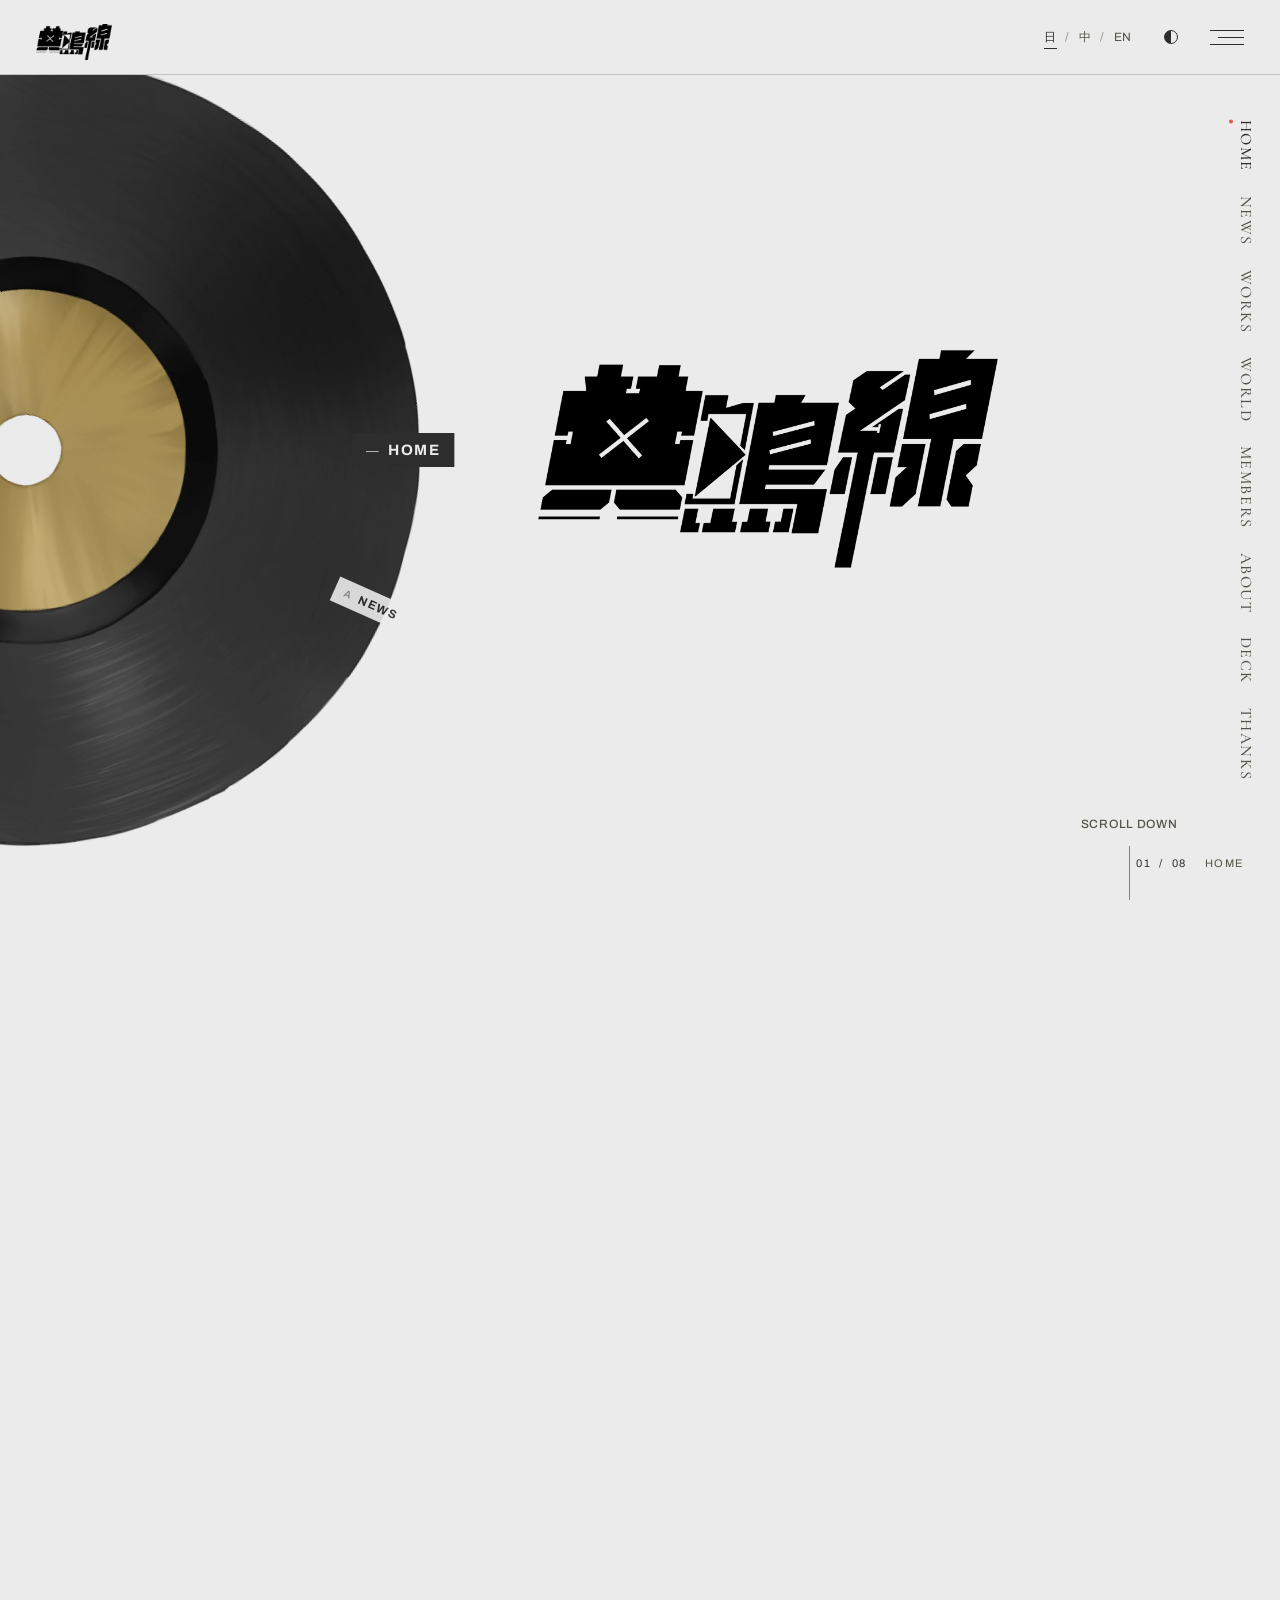
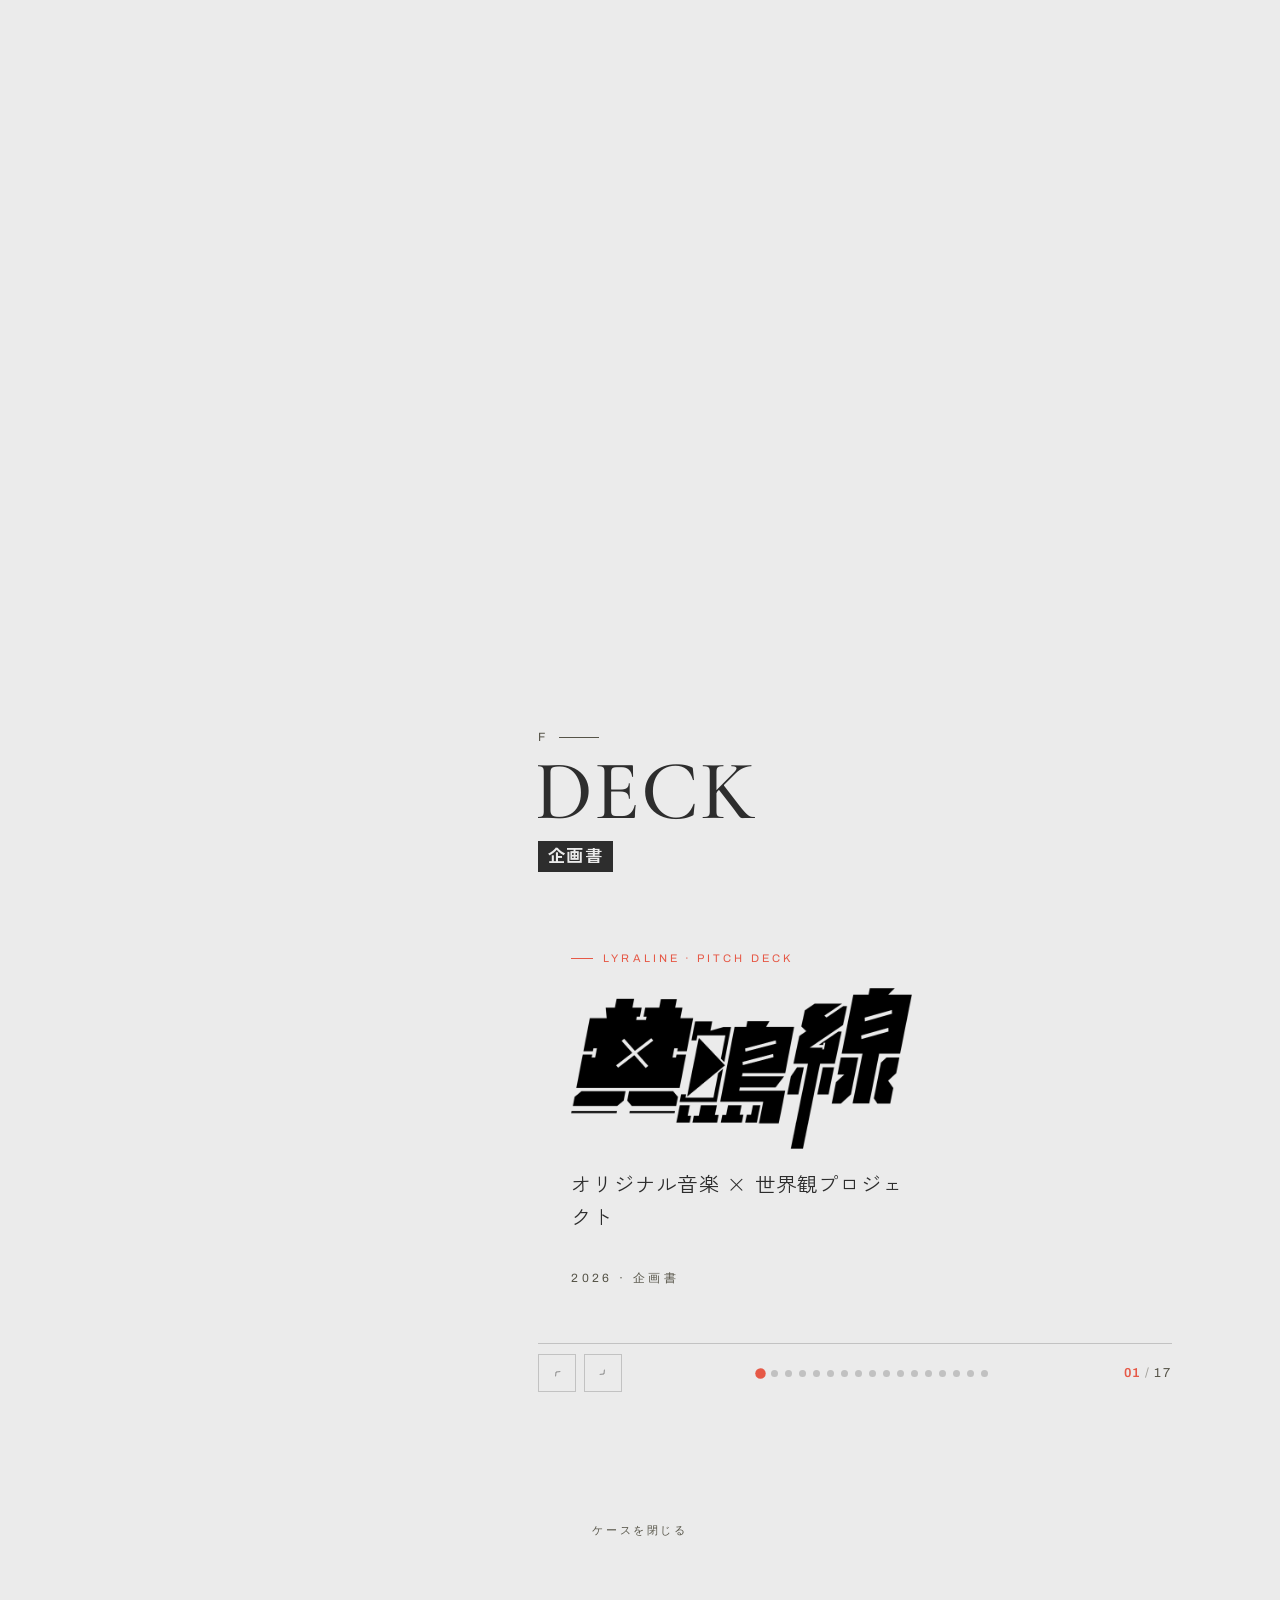
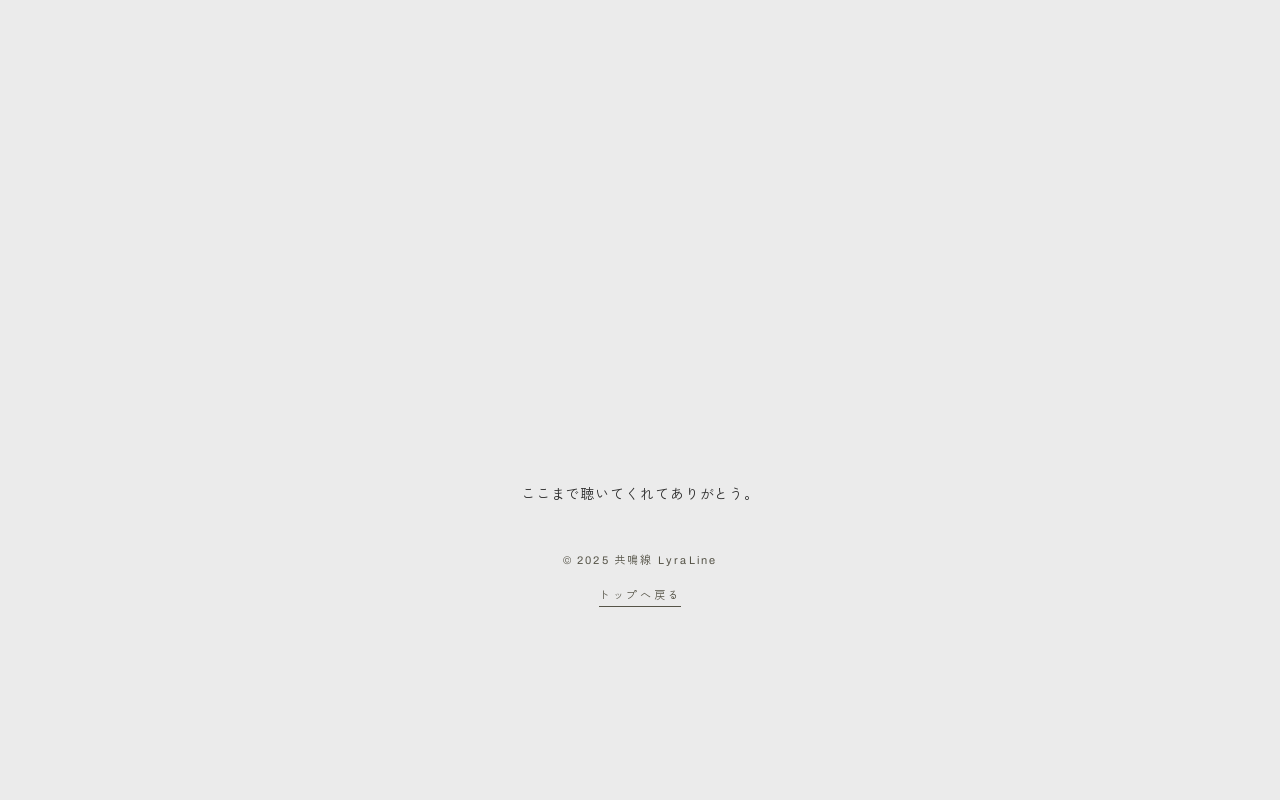
<file: index.html>
<!DOCTYPE html>
<html lang="ja" data-theme="light" data-case-mode="v3">

<!-- Mirrored from https://wavepicker.com/ by HTTrack Website Copier/3.x [XR&CO], Wed, 18 Nov 2026 15:15:46 GMT -->
<!-- Added by HTTrack --><meta http-equiv="content-type" content="text/html;charset=utf-8" /><!-- /Added by HTTrack -->
<head>
<meta charset="UTF-8">
<meta name="viewport" content="width=device-width, initial-scale=1.0, viewport-fit=cover">
<title>共鳴線 LyraLine</title>
<meta name="description" content="共鳴線 LyraLine — 以原创音乐为核心的多媒体企划">
<link rel="preconnect" href="https://fonts.googleapis.com/">
<link rel="preconnect" href="https://fonts.gstatic.com/" crossorigin>
<!-- 字体：参考 KAMITSUBAKI STUDIO（acumin-pro + 秀英角ゴシック，均为 Adobe Fonts 付费字体）→ 免费替代 Archivo + Zen Kaku Gothic New；简体中文用 Noto Sans SC -->
<link href="https://fonts.googleapis.com/css2?family=Cormorant+Garamond:wght@500;600&amp;family=Archivo:wght@300;400;500;600;800&amp;family=Zen+Kaku+Gothic+New:wght@400;500;700&amp;family=Noto+Sans+SC:wght@400;500;700&amp;display=swap" rel="stylesheet">
<!-- Swiper 6.8.4（与 pndr.thinkr.jp 同版本，本地化以便离线/GitHub Pages 使用） -->
<link rel="stylesheet" href="css/style.css">
</head>
<body>

<!-- ===== 入场动画：打开 WP-7 的手提箱（点击后交叉绑带向两侧解开） ===== -->
<div class="intro" id="intro" aria-hidden="true">
  <div class="intro-lid"></div>
  <div class="intro-base"></div>
  <div class="intro-case case-v1">
    <div class="case-half l"><img src="docs/img/case/closed.webp" alt=""></div>
    <div class="case-half r"><img src="docs/img/case/closed.webp" alt=""></div>
  </div>
  <!-- 新版：先解开绑带（交叉 → 竖直），再沿左侧铰链把箱盖翻开 -->
  <div class="intro-case case-v2" aria-hidden="true">
    <div class="case-inner"><img class="case-reveal" src="docs/img/case/char.webp" alt=""></div>
    <div class="case-front">
      <img class="strap-img strap-closed" src="docs/img/case/closed.webp" alt="">
      <img class="strap-img strap-open" src="docs/img/case/open.png" alt="">
    </div>
  </div>
  <!-- v3 默认：MG 转场式残影划开（case4.jpg 向下划走，多层错开拖影 + 弹性）；v1/v2 保留 -->
  <div class="intro-case case-v3" aria-hidden="true">
    <div class="wipe-layer w5"></div>
    <div class="wipe-layer w4"></div>
    <div class="wipe-layer w3"></div>
    <div class="wipe-layer w2"></div>
    <div class="wipe-layer w1"></div>
    <img class="wipe-layer w-main" src="docs/img/case/case4.jpg" alt="">
  </div>
  <div class="intro-mark">
    <div class="intro-tip">Click to open the case</div>
  </div>
</div>

<!-- ===== 左上角 logo：白色字标 + mix-blend-mode: difference，压在深色唱片上是白、压在浅底上是黑 ===== -->
<a class="site-logo" href="#home"><img src="assets/img/logo.webp" alt="共鳴線 LyraLine"></a>

<!-- ===== 右上角：语言切换 / 底色切换 / 菜单 ===== -->
<header class="corner">
  <div class="corner-right">
    <div class="lang-switch" role="group" data-i18n-attr="aria-label:ui.lang">
      <button type="button" data-lang="ja" lang="ja">日</button>
      <button type="button" data-lang="zh" lang="zh-CN">中</button>
      <button type="button" data-lang="en" lang="en">EN</button>
    </div>
    <button type="button" class="icon-btn theme-btn" id="themeBtn" data-i18n-attr="aria-label:ui.theme;title:ui.theme"><span class="theme-dot"></span></button>
    <button type="button" class="icon-btn menu-btn" id="menuBtn" aria-controls="menu" aria-expanded="false" data-i18n-attr="aria-label:ui.menu;title:ui.menu"><span></span><span></span><span></span></button>
  </div>
</header>

<!-- 右侧页码圆点（由 main.js 按板块生成） -->
<nav class="dots" id="dots" aria-label="Pages"></nav>

<!-- 当前位置指示（右下角） -->
<div class="now" id="now" aria-hidden="true"><span class="now-letter">01 / 07</span><span class="now-title">HOME</span></div>

<!-- ===== 菜单：快速回归首页目录（列表由 main.js 按 NAV 生成） ===== -->
<nav class="menu" id="menu" aria-hidden="true">
  <div class="menu-inner">
    <div class="menu-head"><span class="kicker">Index</span><span data-i18n="home.dirTitle"></span></div>
    <ol class="dir-list" id="menuList"></ol>
    <div class="menu-foot" data-i18n="site.tagline"></div>
  </div>
</nav>

<!-- ===== 左：唱片舞台（唱片由 main.js 按 DISCS 配置注入） ===== -->
<div class="disc-stage" id="discStage" aria-hidden="true"></div>

<!-- ===== 右：内容列。每个 .page 占满一屏；内容超出一屏时在 .page-inner 里滚 =====
     #stage 包住 main + footer，翻到头时的回弹、鼠标悬停视差都作用在它上面 -->
<div class="stage" id="stage">
<main class="content">

  <!-- 首页：KV（logo） -->
  <section class="page page-home" id="home" data-disc="home">
    <!-- 首页只放 logo（目录由右侧竖排导航 / 转盘 / 菜单承担） -->
    <div class="page-inner">
      <h1 class="home-title"><img class="home-logo" src="assets/img/logo.webp" alt="共鳴線 LyraLine"></h1>
    </div>
    <div class="scroll-cue"><span>SCROLL DOWN</span><span class="scroll-arrow"></span></div>
  </section>

  <!-- A 新闻：① 最新公告 ② 活动情报 -->
  <section class="page" id="news" data-disc="news">
    <div class="page-inner">
      <div class="page-head">
        <span class="page-letter">A</span>
        <h2 class="page-title">NEWS</h2>
        <span class="page-local" data-i18n="nav.news"></span>
      </div>
      <ol class="subnav">
        <li data-i18n="news.sub1"></li>
        <li data-i18n="news.sub2"></li>
      </ol>
      <!-- 最新 3 条，内容在 js/data.js -->
      <div class="card-list" id="homeNews"></div>
      <a class="btn-more" href="news.html"><span data-i18n="news.more"></span><i class="chev" aria-hidden="true"></i></a>
    </div>
  </section>

  <!-- B 作品：① 音乐 MV ② 专辑 -->
  <section class="page" id="works" data-disc="works">
    <div class="page-inner">
      <div class="page-head">
        <span class="page-letter">B</span>
        <h2 class="page-title">WORKS</h2>
        <span class="page-local" data-i18n="nav.works"></span>
      </div>
      <ol class="subnav">
        <li data-i18n="works.nav1"></li>
        <li data-i18n="works.nav2"></li>
        <li data-i18n="works.nav3"></li>
        <li data-i18n="works.nav4"></li>
        <li data-i18n="works.nav5"></li>
      </ol>
      <p class="lead" data-i18n="works.lead"></p>
      <div class="works-grid">
        <!-- 最新 3 个作品，内容在 js/data.js -->
        <div class="card-list" id="homeWorks"></div>
      </div>
      <a class="btn-more" href="works.html"><span data-i18n="works.more"></span><i class="chev" aria-hidden="true"></i></a>
    </div>
  </section>

  <!-- C 世界介绍：① 世界观简述 ② 故事背景 ③ 角色立绘 & 设定 -->
  <section class="page" id="world" data-disc="world">
    <div class="page-inner">
      <div class="page-head">
        <span class="page-letter">C</span>
        <h2 class="page-title">WORLD</h2>
        <span class="page-local" data-i18n="nav.world"></span>
      </div>
      <ol class="subnav">
        <li data-i18n="world.sub1"></li>
        <li data-i18n="world.sub2"></li>
        <li data-i18n="world.sub3"></li>
      </ol>
      <div class="world-grid">
        <div class="world-text">
          <p class="lead" data-i18n="world.lead"></p>
          <p class="muted" data-i18n="world.p1"></p>
          <p class="muted" data-i18n="world.p2"></p>
        </div>
        <div class="char-card">
          <img src="docs/img/WP7FullBodyTransparentBG.webp" alt="WP-7">
          <div class="char-name">WP-7</div>
          <div class="char-role" data-i18n="world.char.role"></div>
          <p class="char-desc" data-i18n="world.char.desc"></p>
        </div>
      </div>
    </div>
  </section>

  <!-- D 成员构成：① 音乐 ② 作词 ③ 美术 -->
  <section class="page" id="members" data-disc="members">
    <div class="page-inner">
      <div class="page-head">
        <span class="page-letter">D</span>
        <h2 class="page-title">MEMBERS</h2>
        <span class="page-local" data-i18n="nav.members"></span>
      </div>
      <ol class="subnav">
        <li data-i18n="members.sub1"></li>
        <li data-i18n="members.sub2"></li>
        <li data-i18n="members.sub3"></li>
      </ol>
      <p class="lead" data-i18n="members.lead" style="margin-bottom: 18px"></p>
      <!-- 成员内容在 js/data.js -->
      <div class="member-grid" id="homeMembers"></div>
      <p class="muted" data-i18n="members.note" style="margin-top: 18px"></p>
      <a class="btn-more" href="members.html"><span data-i18n="members.more"></span><i class="chev" aria-hidden="true"></i></a>
    </div>
  </section>

  <!-- E 关于我们：① 各平台账号 ② 联系方式 -->
  <section class="page" id="about" data-disc="about">
    <div class="page-inner">
      <div class="page-head">
        <span class="page-letter">E</span>
        <h2 class="page-title">ABOUT</h2>
        <span class="page-local" data-i18n="nav.about"></span>
      </div>
      <ol class="subnav">
        <li data-i18n="about.sub1"></li>
        <li data-i18n="about.sub2"></li>
      </ol>
      <p class="lead" data-i18n="about.lead"></p>
      <div class="platforms">
        <a href="https://youtube.com/@lyraline?si=vnrV5BG9D0iTu6MI" target="_blank" rel="noopener">YouTube<i class="arrow" aria-hidden="true"></i></a>
        <a href="https://b23.tv/aD6bjFb" target="_blank" rel="noopener">Bilibili<i class="arrow" aria-hidden="true"></i></a>
        <a href="https://x.com/lyralinejp?s=11&t=AWsvZPfIECZy5myoeTHxxg" target="_blank" rel="noopener">X / Twitter<i class="arrow" aria-hidden="true"></i></a>
      </div>
      <!-- 联系方式：黑色通栏（参考 TNK 的表单条） -->
      <p class="muted contact-note" data-i18n="about.contact"></p>
      <a class="contact" href="mailto:lyralinewp7@gmail.com">
        <span class="contact-label" data-i18n="about.contactTitle"></span>
        <span class="contact-mail">lyralinewp7@gmail.com</span>
        <i class="chev" aria-hidden="true"></i>
      </a>
      <p class="muted contact-note" data-i18n="about.emailNote"></p>
    </div>
  </section>

  <!-- F 企划书 Pitch Deck：网页内可翻页幻灯片（不提供下载） -->
  <section class="page page-deck" id="deck" data-disc="deck">
    <div class="page-inner deck-inner">
      <div class="page-head">
        <span class="page-letter">F</span>
        <h2 class="page-title">DECK</h2>
        <span class="page-local" data-i18n="nav.deck"></span>
      </div>
      <div class="deck-viewport">
        <div class="deck-track"></div>
      </div>
      <div class="deck-controls">
        <div class="deck-nav">
          <button type="button" class="prev" aria-label="Previous"><i class="chev left" aria-hidden="true"></i></button>
          <button type="button" class="next" aria-label="Next"><i class="chev" aria-hidden="true"></i></button>
        </div>
        <div class="deck-dots"></div>
        <div class="deck-count"><span class="cur">01</span><span class="sep">/</span><span class="total">17</span></div>
      </div>
    </div>
  </section>

</main>

<!-- ===== 尾页：合上手提箱（绑带合入，参考 shiyonglizi.jpg） ===== -->
<footer class="footer" id="thanks" data-disc="none" data-title="THANKS">
  <div class="case-straps case-v1" aria-hidden="true">
    <img class="case-strap l" src="docs/img/case/open.png" alt="">
    <img class="case-strap r" src="docs/img/case/open.png" alt="">
  </div>
  <!-- 新版：箱盖沿左侧铰链合上，最后绑带重新扣回交叉状态 -->
  <div class="case-footer-v2" aria-hidden="true">
    <div class="case-lid">
      <img class="strap-img strap-open" src="docs/img/case/open.png" alt="">
      <img class="strap-img strap-closed" src="docs/img/case/closed.webp" alt="">
    </div>
  </div>
  <!-- v3：与开场相反，case4.jpg 带残影从下往上划入合箱（旧版 v1/v2 代码保留） -->
  <div class="case-footer-v3" aria-hidden="true">
    <div class="wipe-layer w5"></div>
    <div class="wipe-layer w4"></div>
    <div class="wipe-layer w3"></div>
    <div class="wipe-layer w2"></div>
    <div class="wipe-layer w1"></div>
    <img class="wipe-layer w-main" src="docs/img/case/case4.jpg" alt="">
  </div>
  <span class="kicker" data-i18n="footer.close"></span>
  <div class="case-scene">
    <img class="case-banner" src="docs/img/case/thanks.webp" alt="Thanks!">
    <img class="case-character" src="docs/img/case/char.webp" alt="">
  </div>
  <p class="footer-line" data-i18n="footer.line"></p>
  <p class="footer-copy" data-i18n="footer.copy"></p>
  <a class="footer-top" href="#home" data-i18n="footer.top"></a>
</footer>
</div>

<!-- GSAP：翻页缓动 / 回弹 / 视差 / hover 微动。加载失败时 main.js 会退回纯 JS 缓动 -->
<script src="https://cdnjs.cloudflare.com/ajax/libs/gsap/3.13.0/gsap.min.js"></script>
<script src="js/i18n.js"></script>
<script src="js/data.js"></script>
<script src="js/render.js"></script>
<script src="js/deck.js"></script>
<script src="js/deck-render.js"></script>
<script src="js/main.js"></script>
</body>

<!-- Mirrored from https://wavepicker.com/ by HTTrack Website Copier/3.x [XR&CO], Wed, 18 Nov 2026 15:18:07 GMT -->
</html>
</file>
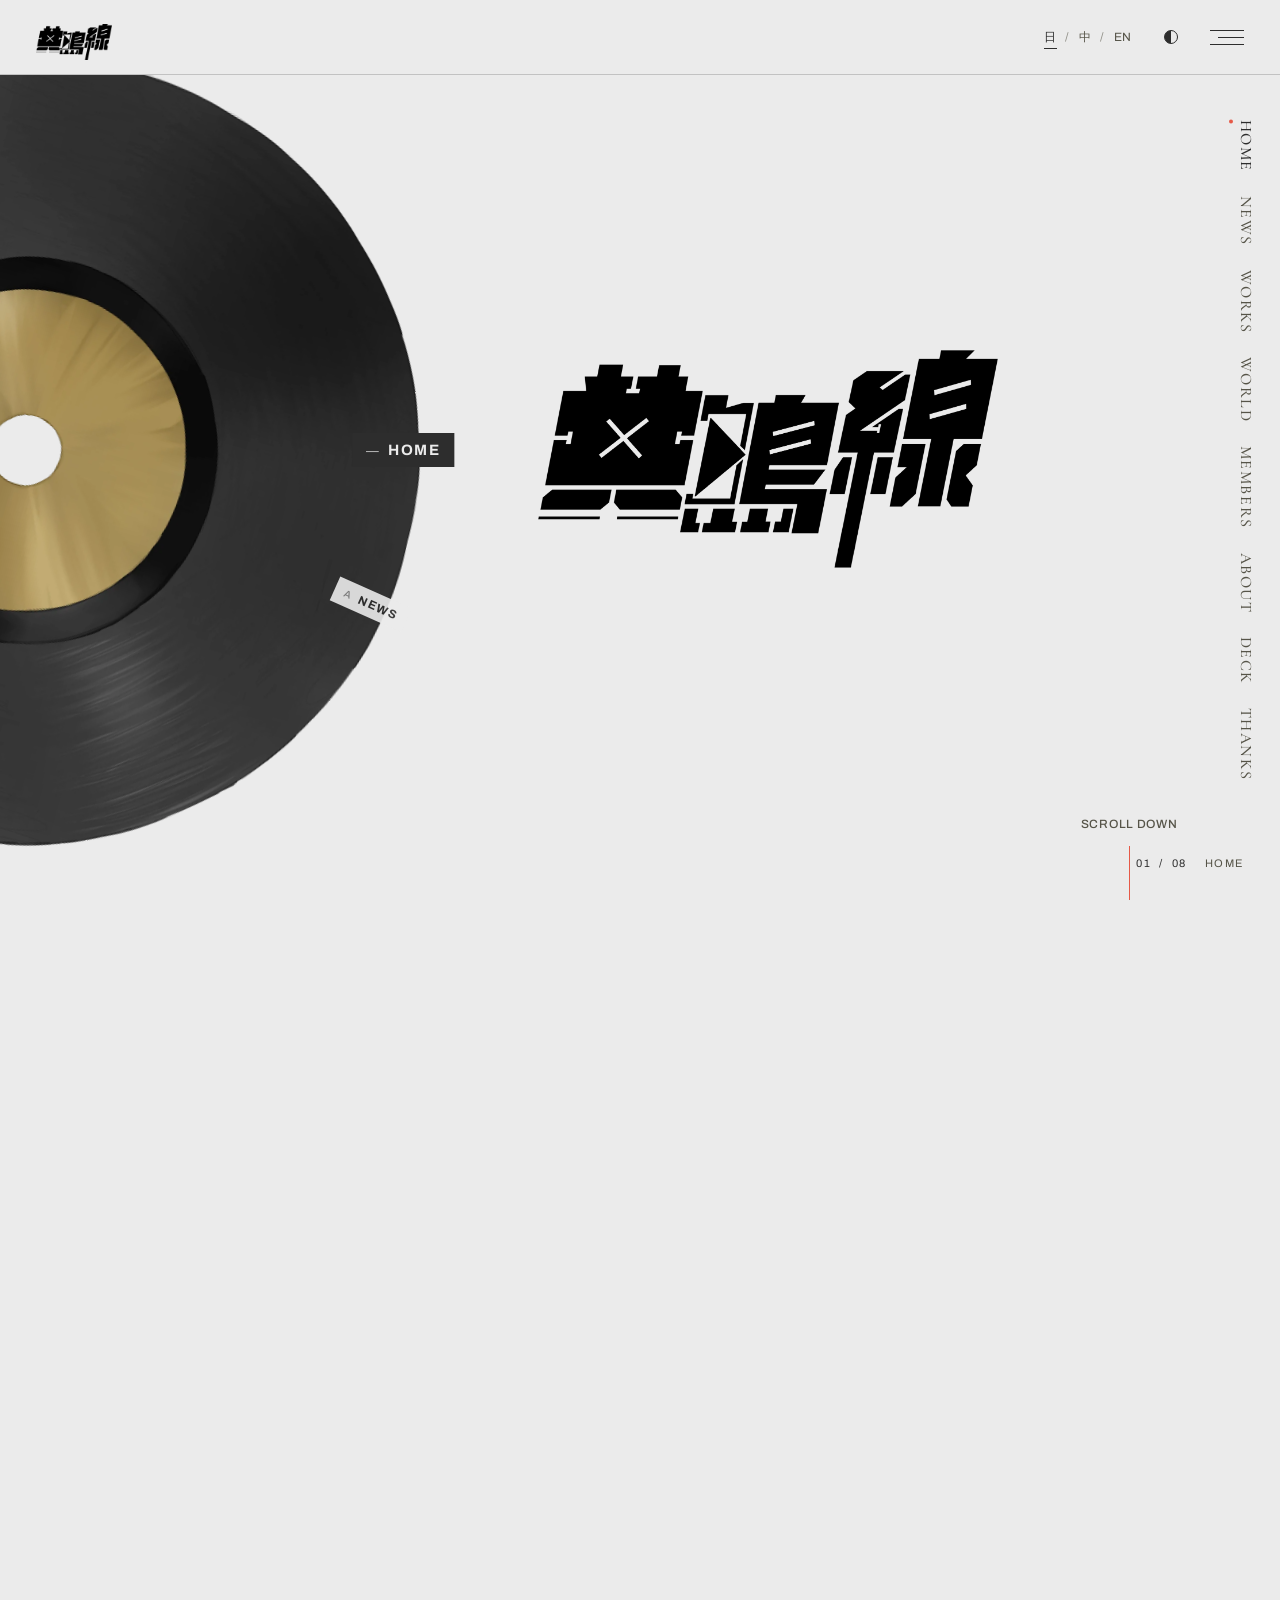
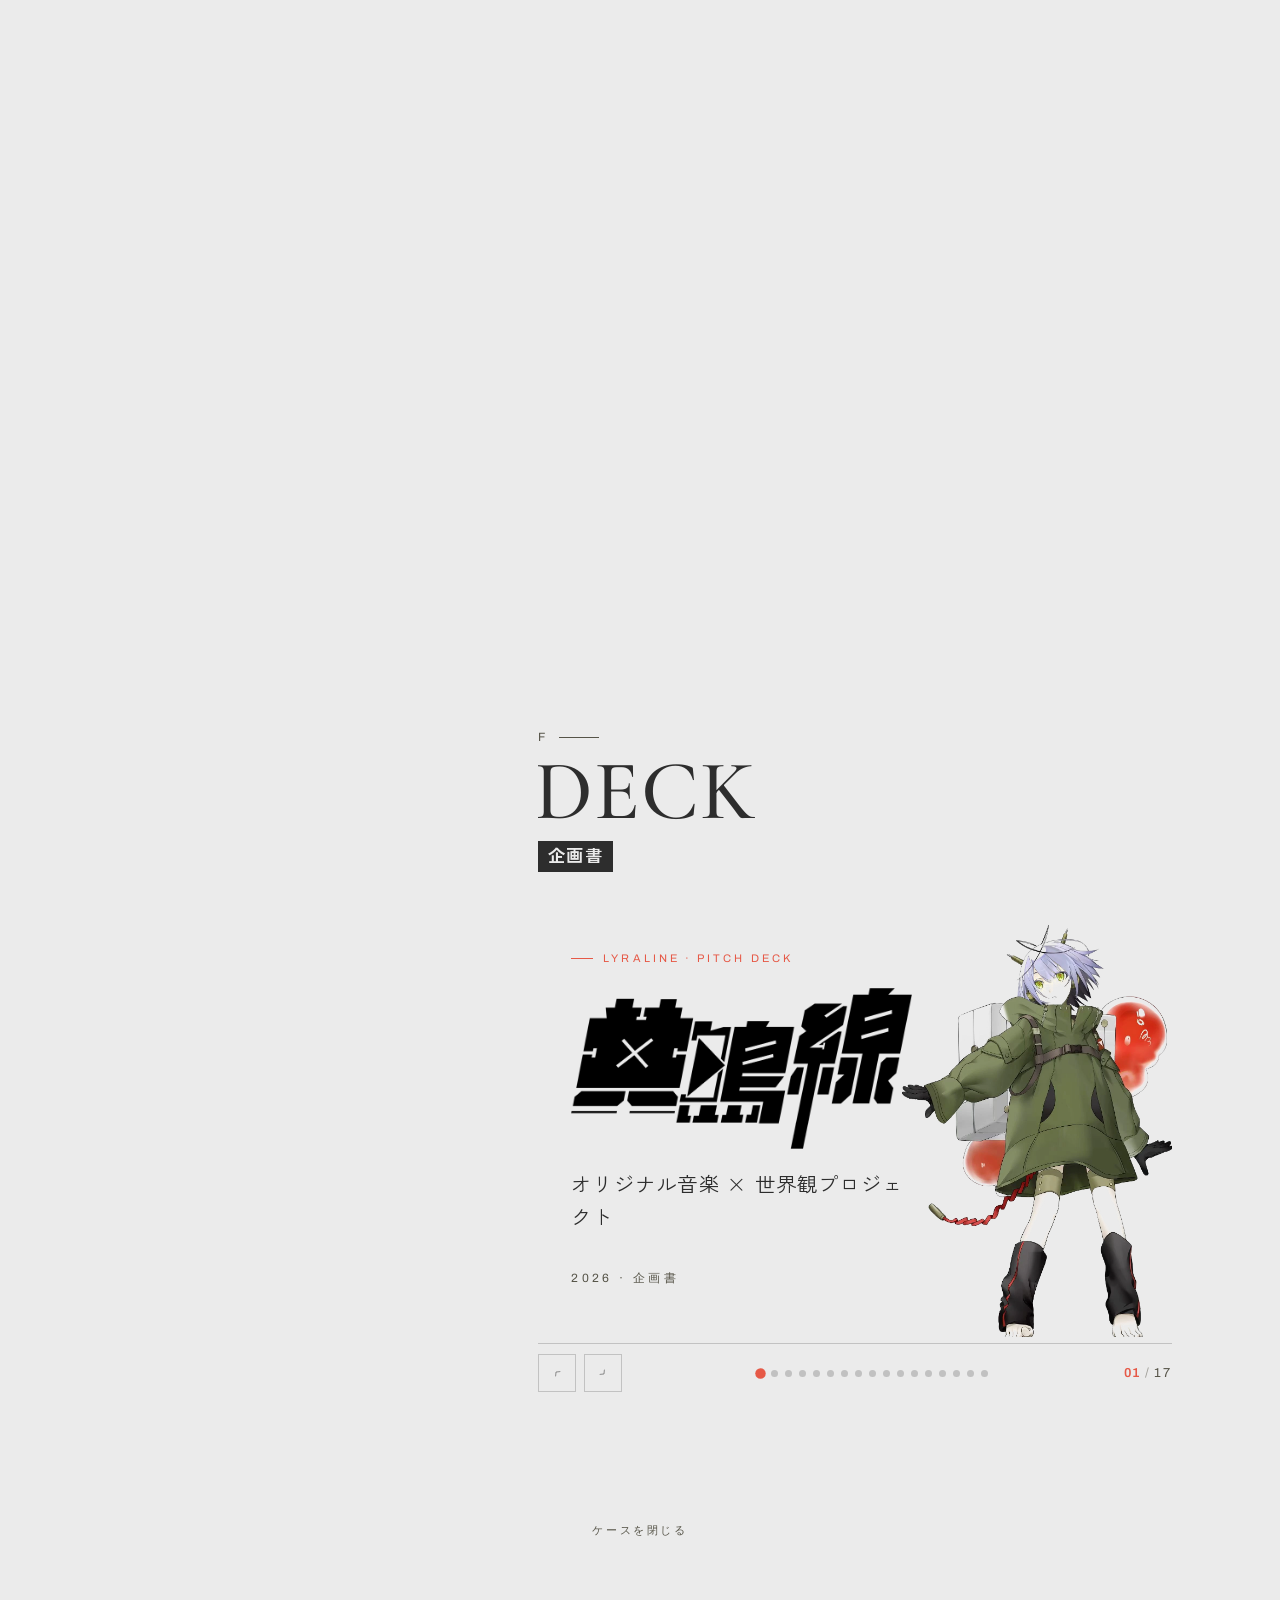
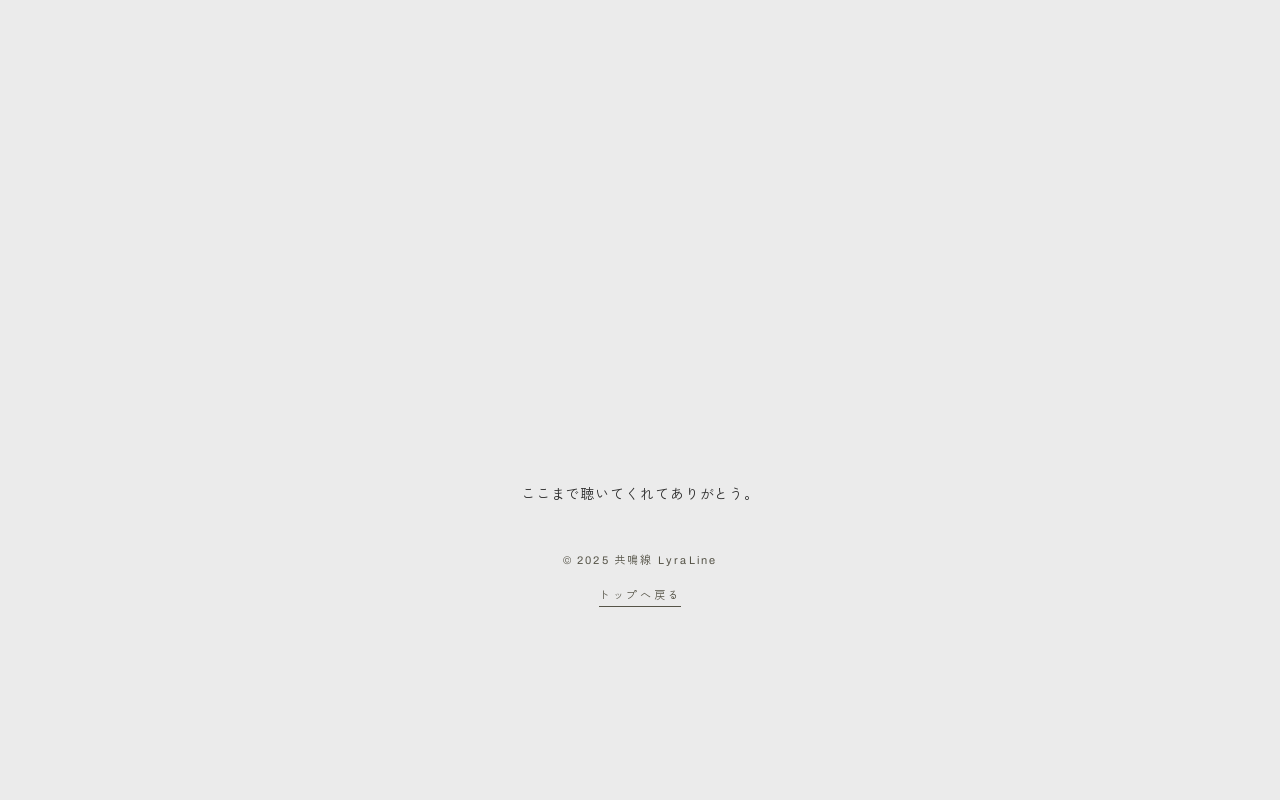
<file: index-2.html>
<!DOCTYPE html>
<html lang="ja" data-theme="light" data-case-mode="v3">

<!-- Mirrored from https://wavepicker.com/index.html by HTTrack Website Copier/3.x [XR&CO], Wed, 18 Nov 2026 15:18:28 GMT -->
<!-- Added by HTTrack --><meta http-equiv="content-type" content="text/html;charset=utf-8" /><!-- /Added by HTTrack -->
<head>
<meta charset="UTF-8">
<meta name="viewport" content="width=device-width, initial-scale=1.0, viewport-fit=cover">
<title>共鳴線 LyraLine</title>
<meta name="description" content="共鳴線 LyraLine — 以原创音乐为核心的多媒体企划">
<link rel="preconnect" href="https://fonts.googleapis.com/">
<link rel="preconnect" href="https://fonts.gstatic.com/" crossorigin>
<!-- 字体：参考 KAMITSUBAKI STUDIO（acumin-pro + 秀英角ゴシック，均为 Adobe Fonts 付费字体）→ 免费替代 Archivo + Zen Kaku Gothic New；简体中文用 Noto Sans SC -->
<link href="https://fonts.googleapis.com/css2?family=Cormorant+Garamond:wght@500;600&amp;family=Archivo:wght@300;400;500;600;800&amp;family=Zen+Kaku+Gothic+New:wght@400;500;700&amp;family=Noto+Sans+SC:wght@400;500;700&amp;display=swap" rel="stylesheet">
<!-- Swiper 6.8.4（与 pndr.thinkr.jp 同版本，本地化以便离线/GitHub Pages 使用） -->
<link rel="stylesheet" href="css/style.css">
</head>
<body>

<!-- ===== 入场动画：打开 WP-7 的手提箱（点击后交叉绑带向两侧解开） ===== -->
<div class="intro" id="intro" aria-hidden="true">
  <div class="intro-lid"></div>
  <div class="intro-base"></div>
  <div class="intro-case case-v1">
    <div class="case-half l"><img src="docs/img/case/closed.webp" alt=""></div>
    <div class="case-half r"><img src="docs/img/case/closed.webp" alt=""></div>
  </div>
  <!-- 新版：先解开绑带（交叉 → 竖直），再沿左侧铰链把箱盖翻开 -->
  <div class="intro-case case-v2" aria-hidden="true">
    <div class="case-inner"><img class="case-reveal" src="docs/img/case/char.webp" alt=""></div>
    <div class="case-front">
      <img class="strap-img strap-closed" src="docs/img/case/closed.webp" alt="">
      <img class="strap-img strap-open" src="docs/img/case/open.png" alt="">
    </div>
  </div>
  <!-- v3 默认：MG 转场式残影划开（case4.jpg 向下划走，多层错开拖影 + 弹性）；v1/v2 保留 -->
  <div class="intro-case case-v3" aria-hidden="true">
    <div class="wipe-layer w5"></div>
    <div class="wipe-layer w4"></div>
    <div class="wipe-layer w3"></div>
    <div class="wipe-layer w2"></div>
    <div class="wipe-layer w1"></div>
    <img class="wipe-layer w-main" src="docs/img/case/case4.jpg" alt="">
  </div>
  <div class="intro-mark">
    <div class="intro-tip">Click to open the case</div>
  </div>
</div>

<!-- ===== 左上角 logo：白色字标 + mix-blend-mode: difference，压在深色唱片上是白、压在浅底上是黑 ===== -->
<a class="site-logo" href="#home"><img src="assets/img/logo.webp" alt="共鳴線 LyraLine"></a>

<!-- ===== 右上角：语言切换 / 底色切换 / 菜单 ===== -->
<header class="corner">
  <div class="corner-right">
    <div class="lang-switch" role="group" data-i18n-attr="aria-label:ui.lang">
      <button type="button" data-lang="ja" lang="ja">日</button>
      <button type="button" data-lang="zh" lang="zh-CN">中</button>
      <button type="button" data-lang="en" lang="en">EN</button>
    </div>
    <button type="button" class="icon-btn theme-btn" id="themeBtn" data-i18n-attr="aria-label:ui.theme;title:ui.theme"><span class="theme-dot"></span></button>
    <button type="button" class="icon-btn menu-btn" id="menuBtn" aria-controls="menu" aria-expanded="false" data-i18n-attr="aria-label:ui.menu;title:ui.menu"><span></span><span></span><span></span></button>
  </div>
</header>

<!-- 右侧页码圆点（由 main.js 按板块生成） -->
<nav class="dots" id="dots" aria-label="Pages"></nav>

<!-- 当前位置指示（右下角） -->
<div class="now" id="now" aria-hidden="true"><span class="now-letter">01 / 07</span><span class="now-title">HOME</span></div>

<!-- ===== 菜单：快速回归首页目录（列表由 main.js 按 NAV 生成） ===== -->
<nav class="menu" id="menu" aria-hidden="true">
  <div class="menu-inner">
    <div class="menu-head"><span class="kicker">Index</span><span data-i18n="home.dirTitle"></span></div>
    <ol class="dir-list" id="menuList"></ol>
    <div class="menu-foot" data-i18n="site.tagline"></div>
  </div>
</nav>

<!-- ===== 左：唱片舞台（唱片由 main.js 按 DISCS 配置注入） ===== -->
<div class="disc-stage" id="discStage" aria-hidden="true"></div>

<!-- ===== 右：内容列。每个 .page 占满一屏；内容超出一屏时在 .page-inner 里滚 =====
     #stage 包住 main + footer，翻到头时的回弹、鼠标悬停视差都作用在它上面 -->
<div class="stage" id="stage">
<main class="content">

  <!-- 首页：KV（logo） -->
  <section class="page page-home" id="home" data-disc="home">
    <!-- 首页只放 logo（目录由右侧竖排导航 / 转盘 / 菜单承担） -->
    <div class="page-inner">
      <h1 class="home-title"><img class="home-logo" src="assets/img/logo.webp" alt="共鳴線 LyraLine"></h1>
    </div>
    <div class="scroll-cue"><span>SCROLL DOWN</span><span class="scroll-arrow"></span></div>
  </section>

  <!-- A 新闻：① 最新公告 ② 活动情报 -->
  <section class="page" id="news" data-disc="news">
    <div class="page-inner">
      <div class="page-head">
        <span class="page-letter">A</span>
        <h2 class="page-title">NEWS</h2>
        <span class="page-local" data-i18n="nav.news"></span>
      </div>
      <ol class="subnav">
        <li data-i18n="news.sub1"></li>
        <li data-i18n="news.sub2"></li>
      </ol>
      <!-- 最新 3 条，内容在 js/data.js -->
      <div class="card-list" id="homeNews"></div>
      <a class="btn-more" href="news.html"><span data-i18n="news.more"></span><i class="chev" aria-hidden="true"></i></a>
    </div>
  </section>

  <!-- B 作品：① 音乐 MV ② 专辑 -->
  <section class="page" id="works" data-disc="works">
    <div class="page-inner">
      <div class="page-head">
        <span class="page-letter">B</span>
        <h2 class="page-title">WORKS</h2>
        <span class="page-local" data-i18n="nav.works"></span>
      </div>
      <ol class="subnav">
        <li data-i18n="works.nav1"></li>
        <li data-i18n="works.nav2"></li>
        <li data-i18n="works.nav3"></li>
        <li data-i18n="works.nav4"></li>
        <li data-i18n="works.nav5"></li>
      </ol>
      <p class="lead" data-i18n="works.lead"></p>
      <div class="works-grid">
        <!-- 最新 3 个作品，内容在 js/data.js -->
        <div class="card-list" id="homeWorks"></div>
      </div>
      <a class="btn-more" href="works.html"><span data-i18n="works.more"></span><i class="chev" aria-hidden="true"></i></a>
    </div>
  </section>

  <!-- C 世界介绍：① 世界观简述 ② 故事背景 ③ 角色立绘 & 设定 -->
  <section class="page" id="world" data-disc="world">
    <div class="page-inner">
      <div class="page-head">
        <span class="page-letter">C</span>
        <h2 class="page-title">WORLD</h2>
        <span class="page-local" data-i18n="nav.world"></span>
      </div>
      <ol class="subnav">
        <li data-i18n="world.sub1"></li>
        <li data-i18n="world.sub2"></li>
        <li data-i18n="world.sub3"></li>
      </ol>
      <div class="world-grid">
        <div class="world-text">
          <p class="lead" data-i18n="world.lead"></p>
          <p class="muted" data-i18n="world.p1"></p>
          <p class="muted" data-i18n="world.p2"></p>
        </div>
        <div class="char-card">
          <img src="docs/img/WP7FullBodyTransparentBG.webp" alt="WP-7">
          <div class="char-name">WP-7</div>
          <div class="char-role" data-i18n="world.char.role"></div>
          <p class="char-desc" data-i18n="world.char.desc"></p>
        </div>
      </div>
    </div>
  </section>

  <!-- D 成员构成：① 音乐 ② 作词 ③ 美术 -->
  <section class="page" id="members" data-disc="members">
    <div class="page-inner">
      <div class="page-head">
        <span class="page-letter">D</span>
        <h2 class="page-title">MEMBERS</h2>
        <span class="page-local" data-i18n="nav.members"></span>
      </div>
      <ol class="subnav">
        <li data-i18n="members.sub1"></li>
        <li data-i18n="members.sub2"></li>
        <li data-i18n="members.sub3"></li>
      </ol>
      <p class="lead" data-i18n="members.lead" style="margin-bottom: 18px"></p>
      <!-- 成员内容在 js/data.js -->
      <div class="member-grid" id="homeMembers"></div>
      <p class="muted" data-i18n="members.note" style="margin-top: 18px"></p>
      <a class="btn-more" href="members.html"><span data-i18n="members.more"></span><i class="chev" aria-hidden="true"></i></a>
    </div>
  </section>

  <!-- E 关于我们：① 各平台账号 ② 联系方式 -->
  <section class="page" id="about" data-disc="about">
    <div class="page-inner">
      <div class="page-head">
        <span class="page-letter">E</span>
        <h2 class="page-title">ABOUT</h2>
        <span class="page-local" data-i18n="nav.about"></span>
      </div>
      <ol class="subnav">
        <li data-i18n="about.sub1"></li>
        <li data-i18n="about.sub2"></li>
      </ol>
      <p class="lead" data-i18n="about.lead"></p>
      <div class="platforms">
        <a href="https://youtube.com/@lyraline?si=vnrV5BG9D0iTu6MI" target="_blank" rel="noopener">YouTube<i class="arrow" aria-hidden="true"></i></a>
        <a href="https://b23.tv/aD6bjFb" target="_blank" rel="noopener">Bilibili<i class="arrow" aria-hidden="true"></i></a>
        <a href="https://x.com/lyralinejp?s=11&t=AWsvZPfIECZy5myoeTHxxg" target="_blank" rel="noopener">X / Twitter<i class="arrow" aria-hidden="true"></i></a>
      </div>
      <!-- 联系方式：黑色通栏（参考 TNK 的表单条） -->
      <p class="muted contact-note" data-i18n="about.contact"></p>
      <a class="contact" href="mailto:lyralinewp7@gmail.com">
        <span class="contact-label" data-i18n="about.contactTitle"></span>
        <span class="contact-mail">lyralinewp7@gmail.com</span>
        <i class="chev" aria-hidden="true"></i>
      </a>
      <p class="muted contact-note" data-i18n="about.emailNote"></p>
    </div>
  </section>

  <!-- F 企划书 Pitch Deck：网页内可翻页幻灯片（不提供下载） -->
  <section class="page page-deck" id="deck" data-disc="deck">
    <div class="page-inner deck-inner">
      <div class="page-head">
        <span class="page-letter">F</span>
        <h2 class="page-title">DECK</h2>
        <span class="page-local" data-i18n="nav.deck"></span>
      </div>
      <div class="deck-viewport">
        <div class="deck-track"></div>
      </div>
      <div class="deck-controls">
        <div class="deck-nav">
          <button type="button" class="prev" aria-label="Previous"><i class="chev left" aria-hidden="true"></i></button>
          <button type="button" class="next" aria-label="Next"><i class="chev" aria-hidden="true"></i></button>
        </div>
        <div class="deck-dots"></div>
        <div class="deck-count"><span class="cur">01</span><span class="sep">/</span><span class="total">17</span></div>
      </div>
    </div>
  </section>

</main>

<!-- ===== 尾页：合上手提箱（绑带合入，参考 shiyonglizi.jpg） ===== -->
<footer class="footer" id="thanks" data-disc="none" data-title="THANKS">
  <div class="case-straps case-v1" aria-hidden="true">
    <img class="case-strap l" src="docs/img/case/open.png" alt="">
    <img class="case-strap r" src="docs/img/case/open.png" alt="">
  </div>
  <!-- 新版：箱盖沿左侧铰链合上，最后绑带重新扣回交叉状态 -->
  <div class="case-footer-v2" aria-hidden="true">
    <div class="case-lid">
      <img class="strap-img strap-open" src="docs/img/case/open.png" alt="">
      <img class="strap-img strap-closed" src="docs/img/case/closed.webp" alt="">
    </div>
  </div>
  <!-- v3：与开场相反，case4.jpg 带残影从下往上划入合箱（旧版 v1/v2 代码保留） -->
  <div class="case-footer-v3" aria-hidden="true">
    <div class="wipe-layer w5"></div>
    <div class="wipe-layer w4"></div>
    <div class="wipe-layer w3"></div>
    <div class="wipe-layer w2"></div>
    <div class="wipe-layer w1"></div>
    <img class="wipe-layer w-main" src="docs/img/case/case4.jpg" alt="">
  </div>
  <span class="kicker" data-i18n="footer.close"></span>
  <div class="case-scene">
    <img class="case-banner" src="docs/img/case/thanks.webp" alt="Thanks!">
    <img class="case-character" src="docs/img/case/char.webp" alt="">
  </div>
  <p class="footer-line" data-i18n="footer.line"></p>
  <p class="footer-copy" data-i18n="footer.copy"></p>
  <a class="footer-top" href="#home" data-i18n="footer.top"></a>
</footer>
</div>

<!-- GSAP：翻页缓动 / 回弹 / 视差 / hover 微动。加载失败时 main.js 会退回纯 JS 缓动 -->
<script src="https://cdnjs.cloudflare.com/ajax/libs/gsap/3.13.0/gsap.min.js"></script>
<script src="js/i18n.js"></script>
<script src="js/data.js"></script>
<script src="js/render.js"></script>
<script src="js/deck.js"></script>
<script src="js/deck-render.js"></script>
<script src="js/main.js"></script>
</body>

<!-- Mirrored from https://wavepicker.com/index.html by HTTrack Website Copier/3.x [XR&CO], Wed, 18 Nov 2026 15:18:28 GMT -->
</html>
</file>
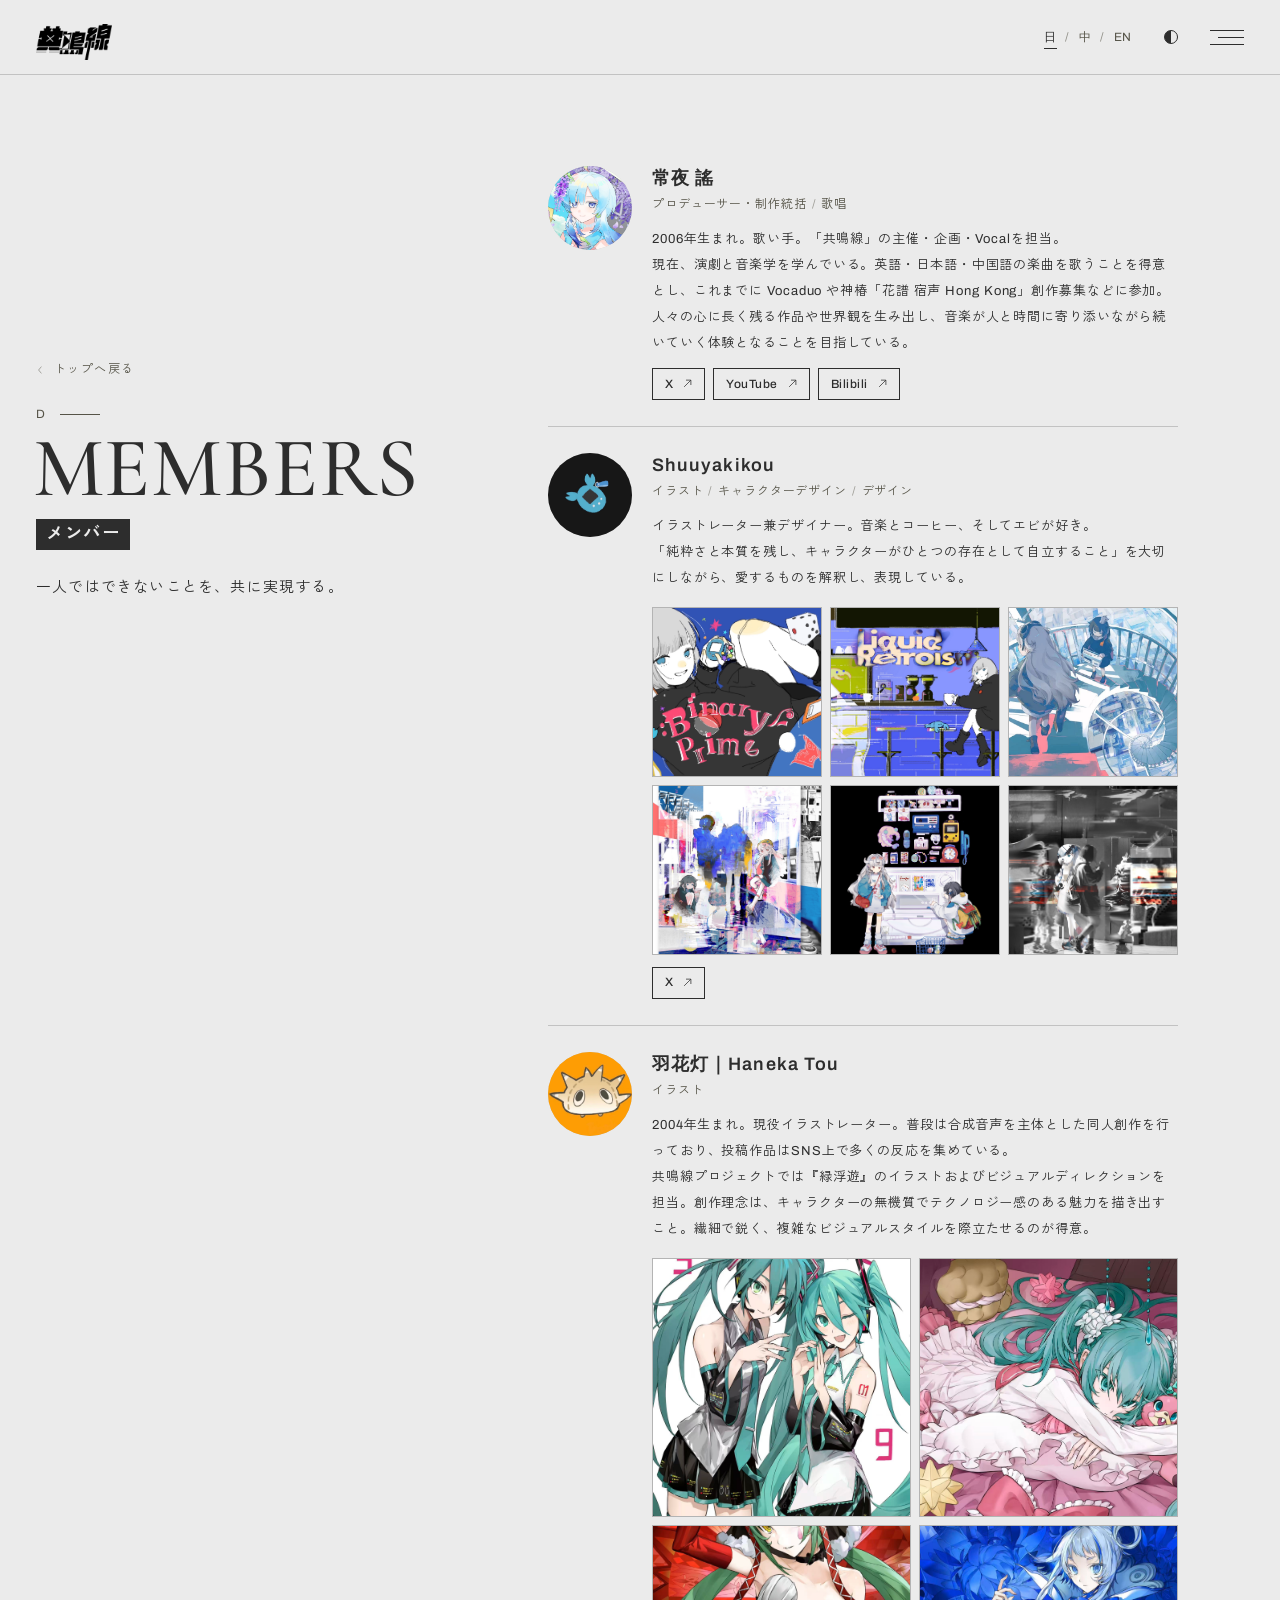
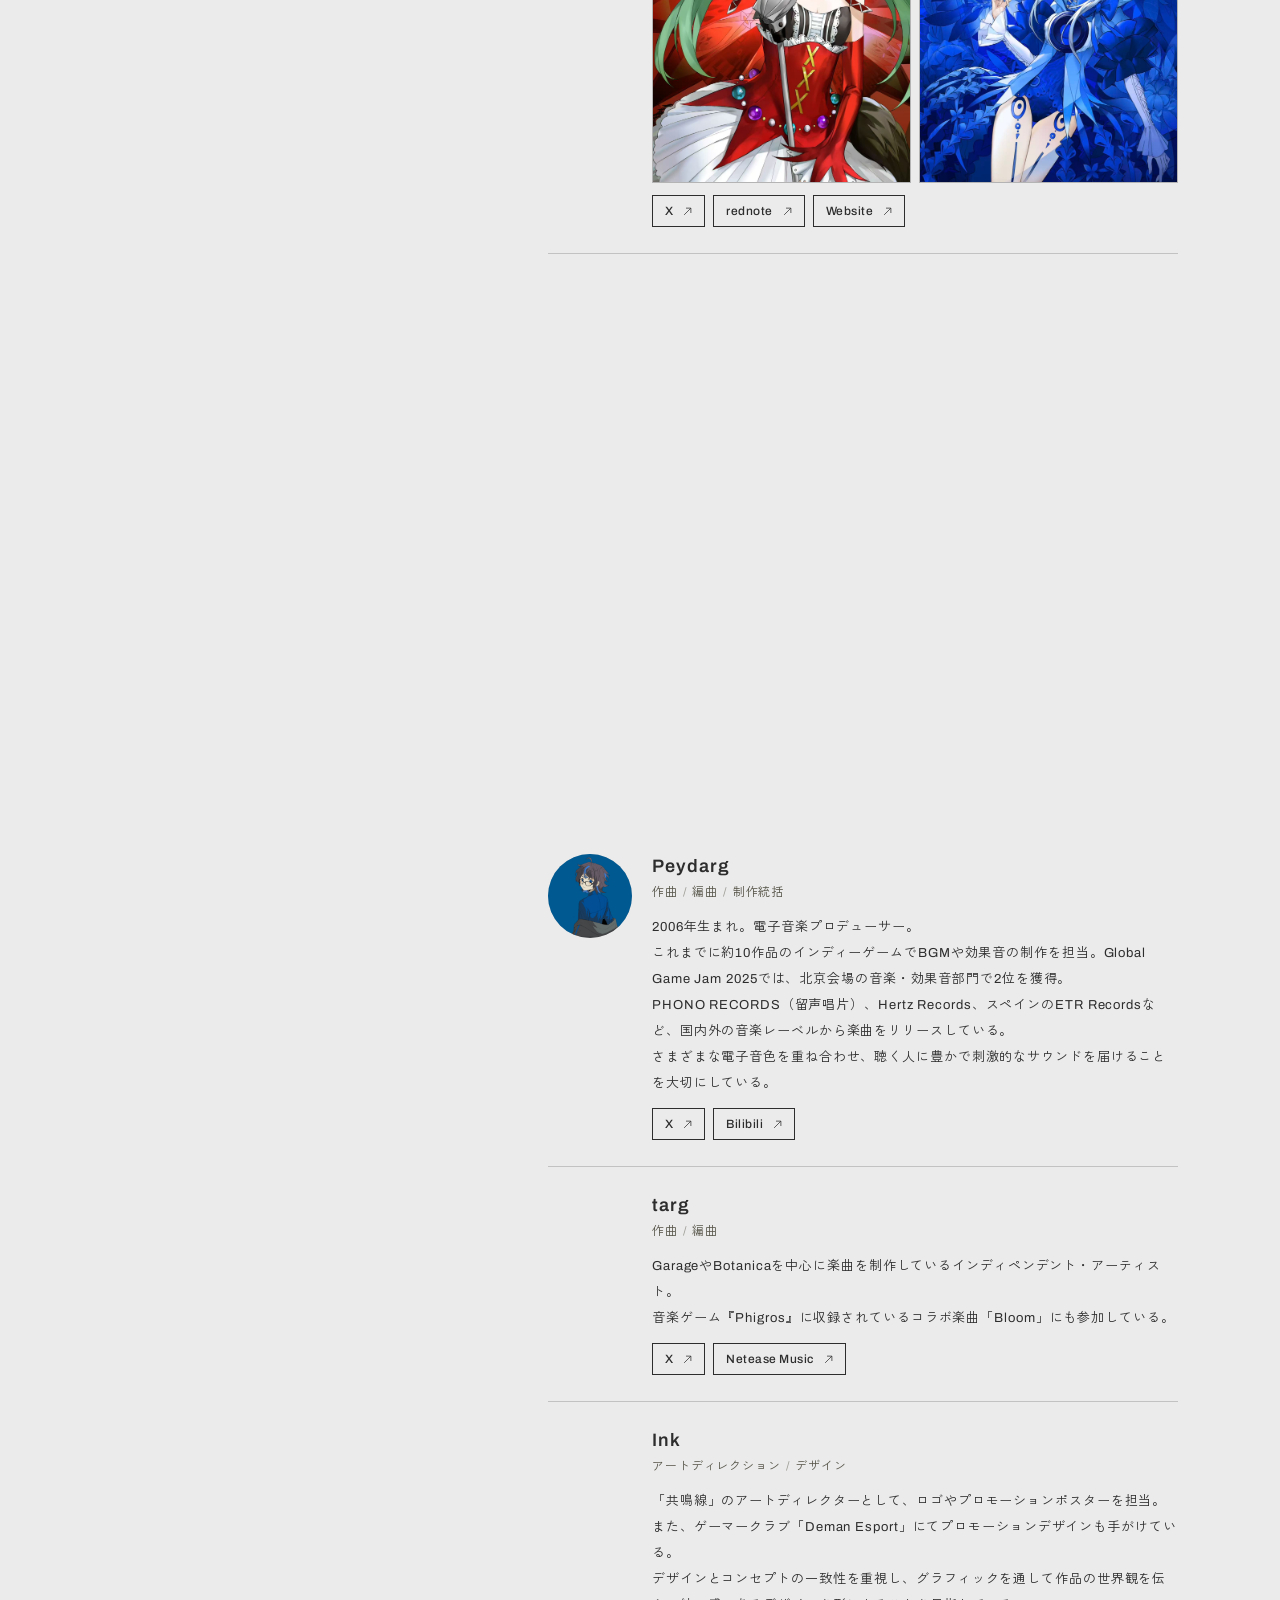
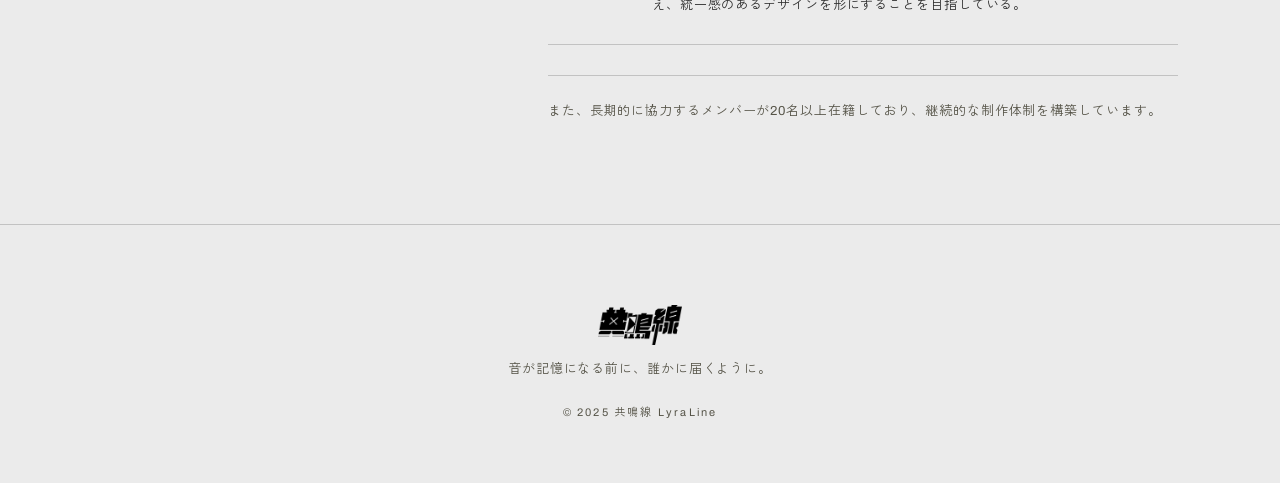
<file: members.html>
<!DOCTYPE html>
<html lang="zh-CN" data-theme="light" class="is-sub">

<!-- Mirrored from https://wavepicker.com/members.html by HTTrack Website Copier/3.x [XR&CO], Wed, 18 Nov 2026 15:18:08 GMT -->
<!-- Added by HTTrack --><meta http-equiv="content-type" content="text/html;charset=utf-8" /><!-- /Added by HTTrack -->
<head>
<meta charset="UTF-8">
<meta name="viewport" content="width=device-width, initial-scale=1.0, viewport-fit=cover">
<title>MEMBERS | 共鳴線 LyraLine</title>
<meta name="description" content="共鳴線 LyraLine — 成员构成">
<link rel="preconnect" href="https://fonts.googleapis.com/">
<link rel="preconnect" href="https://fonts.gstatic.com/" crossorigin>
<link href="https://fonts.googleapis.com/css2?family=Cormorant+Garamond:wght@500;600&amp;family=Archivo:wght@300;400;500;600;800&amp;family=Zen+Kaku+Gothic+New:wght@400;500;700&amp;family=Noto+Sans+SC:wght@400;500;700&amp;display=swap" rel="stylesheet">
<link rel="stylesheet" href="css/style.css">
</head>
<body data-page="members">

<a class="site-logo" href="index-2.html"><img src="assets/img/logo.webp" alt="共鳴線 LyraLine"></a>

<header class="corner">
  <div class="corner-right">
    <div class="lang-switch" role="group" data-i18n-attr="aria-label:ui.lang">
      <button type="button" data-lang="ja" lang="ja">日</button>
      <button type="button" data-lang="zh" lang="zh-CN">中</button>
      <button type="button" data-lang="en" lang="en">EN</button>
    </div>
    <button type="button" class="icon-btn theme-btn" id="themeBtn" data-i18n-attr="aria-label:ui.theme;title:ui.theme"><span class="theme-dot"></span></button>
    <button type="button" class="icon-btn menu-btn" id="menuBtn" aria-controls="menu" aria-expanded="false" data-i18n-attr="aria-label:ui.menu;title:ui.menu"><span></span><span></span><span></span></button>
  </div>
</header>

<nav class="menu" id="menu" aria-hidden="true">
  <div class="menu-inner">
    <div class="menu-head"><span class="kicker">Index</span><span data-i18n="home.dirTitle"></span></div>
    <ol class="dir-list" id="menuList"></ol>
    <div class="menu-foot" data-i18n="site.tagline"></div>
  </div>
</nav>

<div class="sub">
  <!-- 左：板块标题（桌面端固定在左侧，对应首页唱片的位置） -->
  <aside class="sub-side">
    <a class="sub-back" href="index-2.html#members"><i class="chev" aria-hidden="true"></i><span data-i18n="ui.backHome"></span></a>
    <div class="page-head">
      <span class="page-letter">D</span>
      <h1 class="page-title">MEMBERS</h1>
      <span class="page-local" data-i18n="nav.members"></span>
    </div>
    <p class="lead sub-lead" data-i18n="members.lead"></p>
  </aside>

  <!-- 右：列表 / 详情（js/render.js 按 js/data.js 渲染） -->
  <main class="sub-main" id="subMain"></main>
</div>

<footer class="sub-foot">
  <a href="index-2.html" class="sub-foot-logo"><img src="assets/img/logo.webp" alt="共鳴線 LyraLine"></a>
  <p data-i18n="site.tagline"></p>
  <p class="footer-copy" data-i18n="footer.copy"></p>
</footer>

<script src="js/i18n.js"></script>
<script src="js/data.js"></script>
<script src="js/render.js"></script>
<script src="js/sub.js"></script>
</body>

<!-- Mirrored from https://wavepicker.com/members.html by HTTrack Website Copier/3.x [XR&CO], Wed, 18 Nov 2026 15:18:08 GMT -->
</html>
</file>
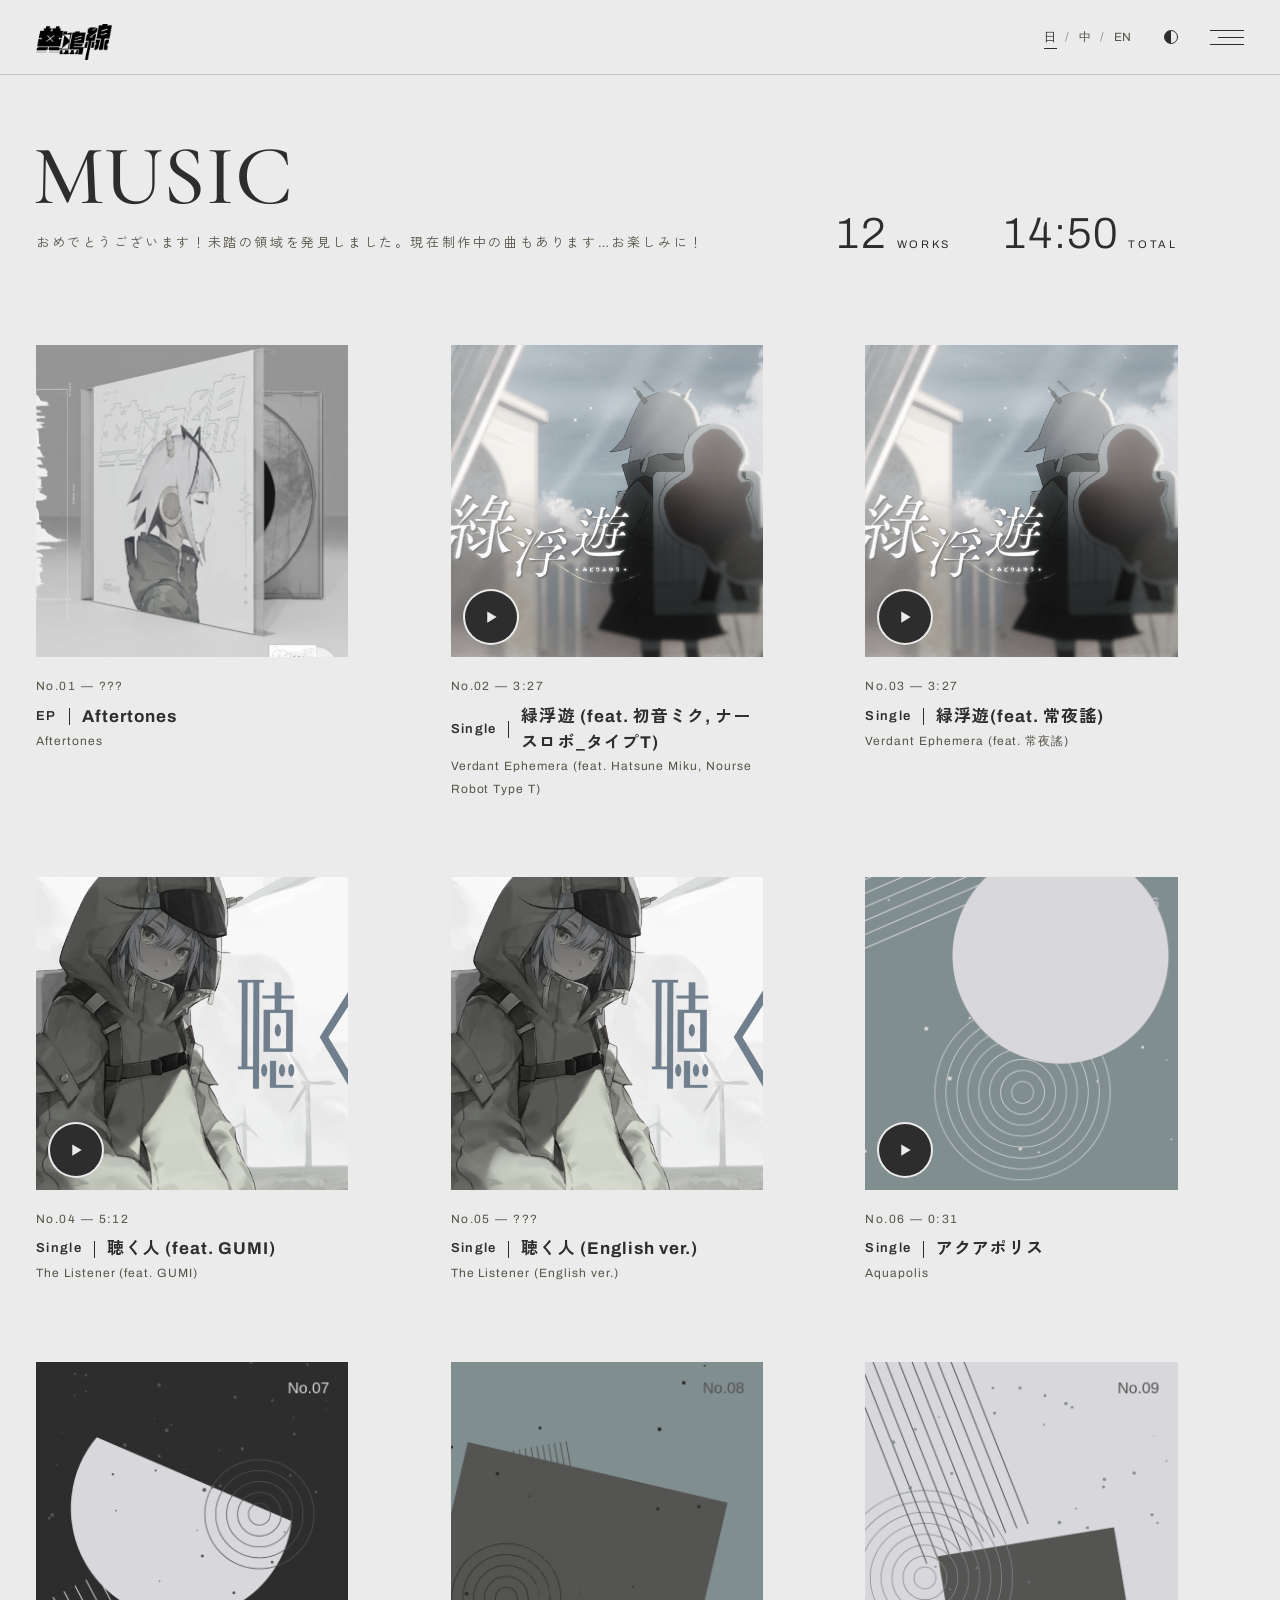
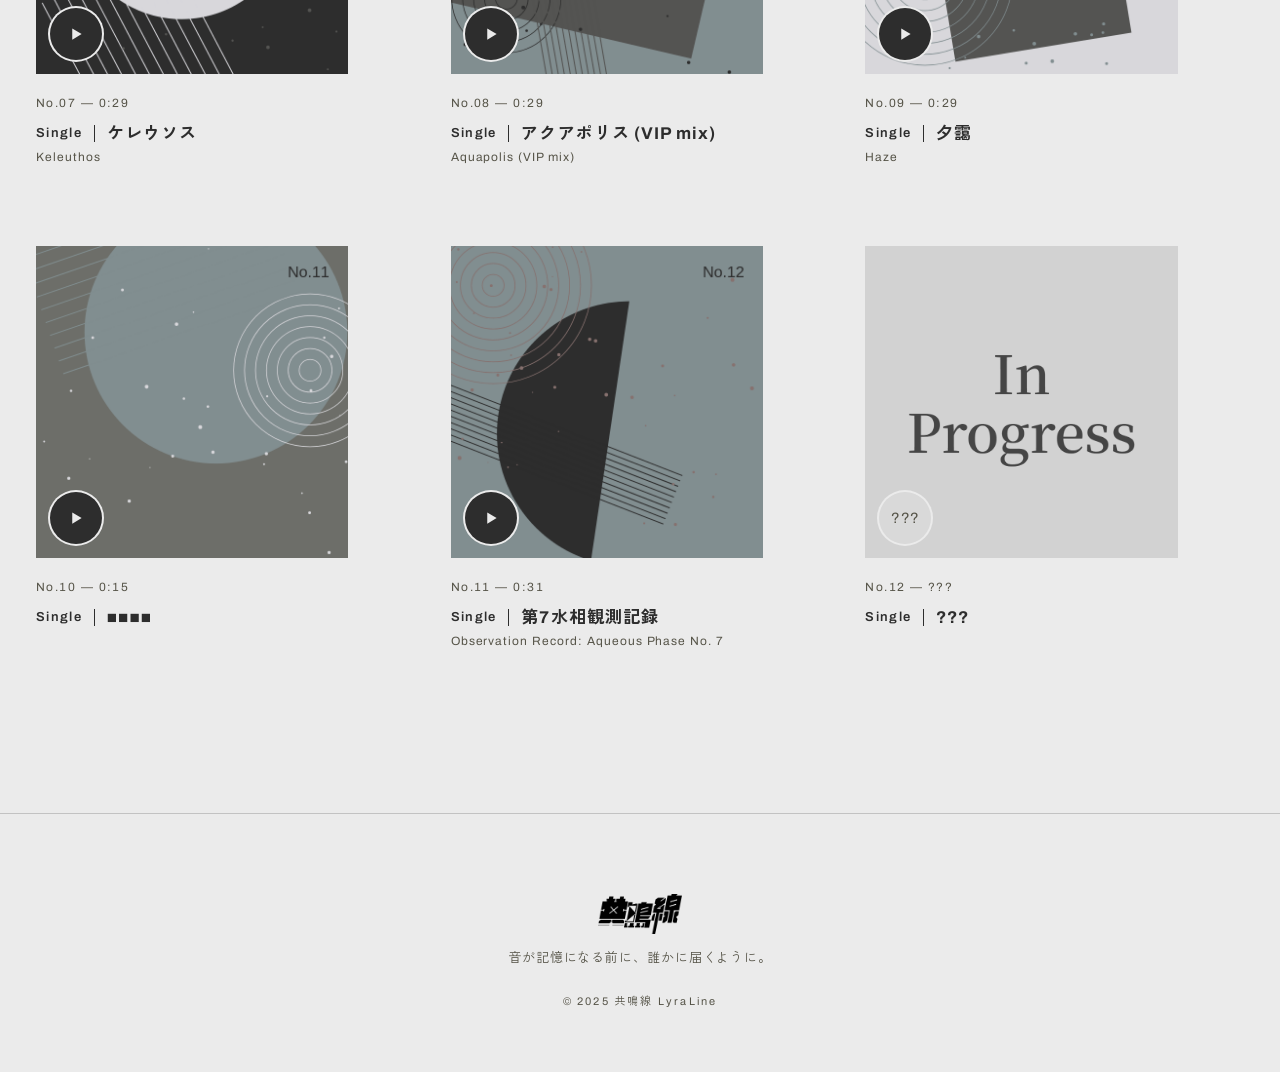
<file: music.html>
<!DOCTYPE html>
<html lang="zh-CN" data-theme="light" class="is-sub">

<!-- Mirrored from https://wavepicker.com/music.html by HTTrack Website Copier/3.x [XR&CO], Wed, 18 Nov 2026 15:18:28 GMT -->
<!-- Added by HTTrack --><meta http-equiv="content-type" content="text/html;charset=utf-8" /><!-- /Added by HTTrack -->
<head>
<meta charset="UTF-8">
<meta name="viewport" content="width=device-width, initial-scale=1.0, viewport-fit=cover">
<title>MUSIC | 共鳴線 LyraLine</title>
<meta name="description" content="共鳴線 LyraLine — 音乐作品试听">
<link rel="preconnect" href="https://fonts.googleapis.com/">
<link rel="preconnect" href="https://fonts.gstatic.com/" crossorigin>
<link href="https://fonts.googleapis.com/css2?family=Cormorant+Garamond:wght@500;600&amp;family=Archivo:wght@300;400;500;600;800&amp;family=Zen+Kaku+Gothic+New:wght@400;500;700&amp;family=Noto+Sans+SC:wght@400;500;700&amp;display=swap" rel="stylesheet">
<link rel="stylesheet" href="css/style.css">
<link rel="stylesheet" href="css/music.css">
</head>
<body data-page="music">

<a class="site-logo" href="index-2.html"><img src="assets/img/logo.webp" alt="共鳴線 LyraLine"></a>

<header class="corner">
  <div class="corner-right">
    <div class="lang-switch" role="group" data-i18n-attr="aria-label:ui.lang">
      <button type="button" data-lang="ja" lang="ja">日</button>
      <button type="button" data-lang="zh" lang="zh-CN">中</button>
      <button type="button" data-lang="en" lang="en">EN</button>
    </div>
    <button type="button" class="icon-btn theme-btn" id="themeBtn" data-i18n-attr="aria-label:ui.theme;title:ui.theme"><span class="theme-dot"></span></button>
    <button type="button" class="icon-btn menu-btn" id="menuBtn" aria-controls="menu" aria-expanded="false" data-i18n-attr="aria-label:ui.menu;title:ui.menu"><span></span><span></span><span></span></button>
  </div>
</header>

<nav class="menu" id="menu" aria-hidden="true">
  <div class="menu-inner">
    <div class="menu-head"><span class="kicker">Index</span><span data-i18n="home.dirTitle"></span></div>
    <ol class="dir-list" id="menuList"></ol>
    <div class="menu-foot" data-i18n="site.tagline"></div>
  </div>
</nav>

<!-- ===== 音乐作品：页头 + 专辑网格（js/music.js 渲染）+ 底部进度条 =====
     外层 overflow-x: clip：最右一列的唱片滑出时不产生横向滚动 -->
<div class="music">
  <header class="music-head">
    <div class="music-head-title">
      <h1 class="page-title">MUSIC</h1>
      <p class="music-head-sub" data-i18n-html="music.sub"></p>
    </div>
    <dl class="music-stats">
      <div><dt class="kicker">WORKS</dt><dd id="statCount">00</dd></div>
      <div><dt class="kicker">TOTAL</dt><dd id="statTotal">0:00</dd></div>
    </dl>
  </header>

  <ol class="album-grid" id="albumGrid"></ol>
</div>

<footer class="sub-foot">
  <a href="index-2.html" class="sub-foot-logo"><img src="assets/img/logo.webp" alt="共鳴線 LyraLine"></a>
  <p data-i18n="site.tagline"></p>
  <p class="footer-copy" data-i18n="footer.copy"></p>
</footer>

<!-- ===== 底部进度条（页面上唯一的播放控件）：播放中 + 鼠标靠近底部 / 刚开始播放 / 拖动中 / 键盘焦点时浮出 ===== -->
<div class="mbar" id="mbar">
  <span class="mbar-time" id="mbarCur">0:00</span>
  <div class="mbar-track" id="mbarTrack" role="slider" tabindex="0"
       aria-valuemin="0" aria-valuemax="0" aria-valuenow="0" aria-valuetext="0:00" data-i18n-attr="aria-label:music.seek">
    <span class="mbar-rail"></span>
    <span class="mbar-fill" id="mbarFill"></span>
    <span class="mbar-thumb" id="mbarThumb" aria-hidden="true">
      <svg viewBox="0 0 24 24"><path d="M12 0C12.9 7.6 16.4 11.1 24 12 16.4 12.9 12.9 16.4 12 24 11.1 16.4 7.6 12.9 0 12 7.6 11.1 11.1 7.6 12 0Z"/></svg>
    </span>
  </div>
  <span class="mbar-time" id="mbarDur">0:00</span>
</div>

<script src="js/i18n.js"></script>
<script src="js/data.js"></script>
<script src="js/render.js"></script>
<script src="js/music.js"></script>
<script src="js/sub.js"></script>
</body>

<!-- Mirrored from https://wavepicker.com/music.html by HTTrack Website Copier/3.x [XR&CO], Wed, 18 Nov 2026 15:18:30 GMT -->
</html>
</file>
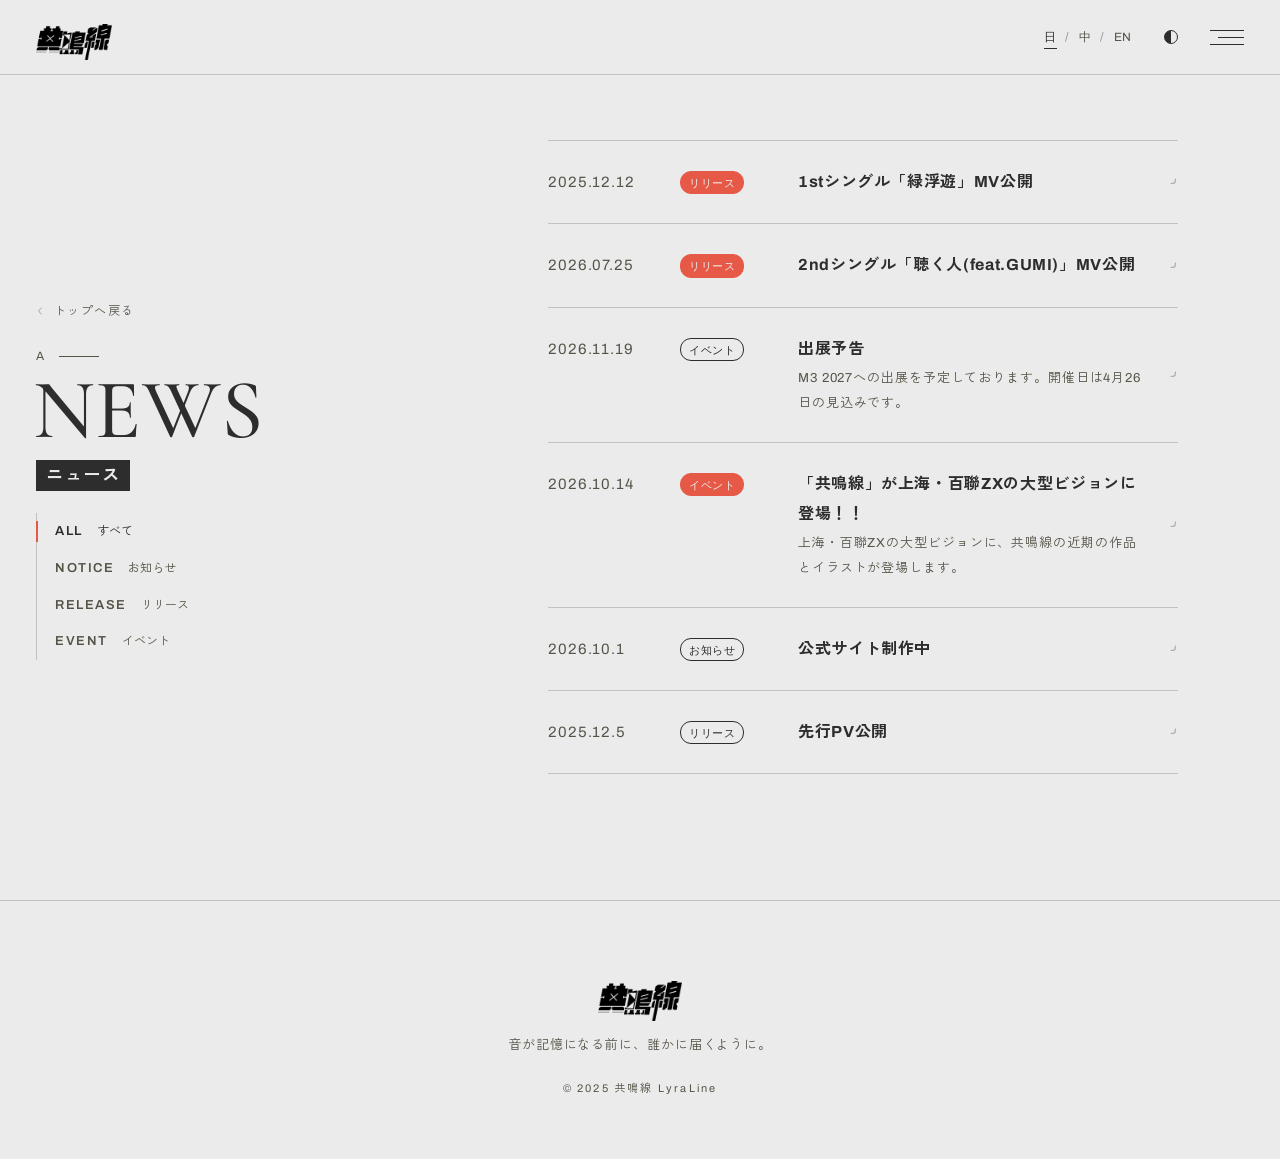
<file: news.html>
<!DOCTYPE html>
<html lang="zh-CN" data-theme="light" class="is-sub">

<!-- Mirrored from https://wavepicker.com/news.html by HTTrack Website Copier/3.x [XR&CO], Wed, 18 Nov 2026 15:18:07 GMT -->
<!-- Added by HTTrack --><meta http-equiv="content-type" content="text/html;charset=utf-8" /><!-- /Added by HTTrack -->
<head>
<meta charset="UTF-8">
<meta name="viewport" content="width=device-width, initial-scale=1.0, viewport-fit=cover">
<title>NEWS | 共鳴線 LyraLine</title>
<meta name="description" content="共鳴線 LyraLine — 最新公告与活动情报">
<link rel="preconnect" href="https://fonts.googleapis.com/">
<link rel="preconnect" href="https://fonts.gstatic.com/" crossorigin>
<link href="https://fonts.googleapis.com/css2?family=Cormorant+Garamond:wght@500;600&amp;family=Archivo:wght@300;400;500;600;800&amp;family=Zen+Kaku+Gothic+New:wght@400;500;700&amp;family=Noto+Sans+SC:wght@400;500;700&amp;display=swap" rel="stylesheet">
<link rel="stylesheet" href="css/style.css">
</head>
<body data-page="news">

<a class="site-logo" href="index-2.html"><img src="assets/img/logo.webp" alt="共鳴線 LyraLine"></a>

<header class="corner">
  <div class="corner-right">
    <div class="lang-switch" role="group" data-i18n-attr="aria-label:ui.lang">
      <button type="button" data-lang="ja" lang="ja">日</button>
      <button type="button" data-lang="zh" lang="zh-CN">中</button>
      <button type="button" data-lang="en" lang="en">EN</button>
    </div>
    <button type="button" class="icon-btn theme-btn" id="themeBtn" data-i18n-attr="aria-label:ui.theme;title:ui.theme"><span class="theme-dot"></span></button>
    <button type="button" class="icon-btn menu-btn" id="menuBtn" aria-controls="menu" aria-expanded="false" data-i18n-attr="aria-label:ui.menu;title:ui.menu"><span></span><span></span><span></span></button>
  </div>
</header>

<nav class="menu" id="menu" aria-hidden="true">
  <div class="menu-inner">
    <div class="menu-head"><span class="kicker">Index</span><span data-i18n="home.dirTitle"></span></div>
    <ol class="dir-list" id="menuList"></ol>
    <div class="menu-foot" data-i18n="site.tagline"></div>
  </div>
</nav>

<div class="sub">
  <!-- 左：板块标题（桌面端固定在左侧，对应首页唱片的位置） -->
  <aside class="sub-side">
    <a class="sub-back" href="index-2.html#news"><i class="chev" aria-hidden="true"></i><span data-i18n="ui.backHome"></span></a>
    <div class="page-head">
      <span class="page-letter">A</span>
      <h1 class="page-title">NEWS</h1>
      <span class="page-local" data-i18n="nav.news"></span>
    </div>
    <div class="sub-filter" id="subFilter" role="group">
      <button type="button" data-filter="all"><span>ALL</span><span data-i18n="ui.all"></span></button>
      <button type="button" data-filter="notice"><span>NOTICE</span><span data-i18n="news.tag.notice"></span></button>
      <button type="button" data-filter="release"><span>RELEASE</span><span data-i18n="news.tag.release"></span></button>
      <button type="button" data-filter="event"><span>EVENT</span><span data-i18n="news.tag.event"></span></button>
    </div>
  </aside>

  <!-- 右：列表 / 详情（js/render.js 按 js/data.js 渲染） -->
  <main class="sub-main" id="subMain"></main>
</div>

<footer class="sub-foot">
  <a href="index-2.html" class="sub-foot-logo"><img src="assets/img/logo.webp" alt="共鳴線 LyraLine"></a>
  <p data-i18n="site.tagline"></p>
  <p class="footer-copy" data-i18n="footer.copy"></p>
</footer>

<script src="js/i18n.js"></script>
<script src="js/data.js"></script>
<script src="js/render.js"></script>
<script src="js/sub.js"></script>
</body>

<!-- Mirrored from https://wavepicker.com/news.html by HTTrack Website Copier/3.x [XR&CO], Wed, 18 Nov 2026 15:18:08 GMT -->
</html>
</file>
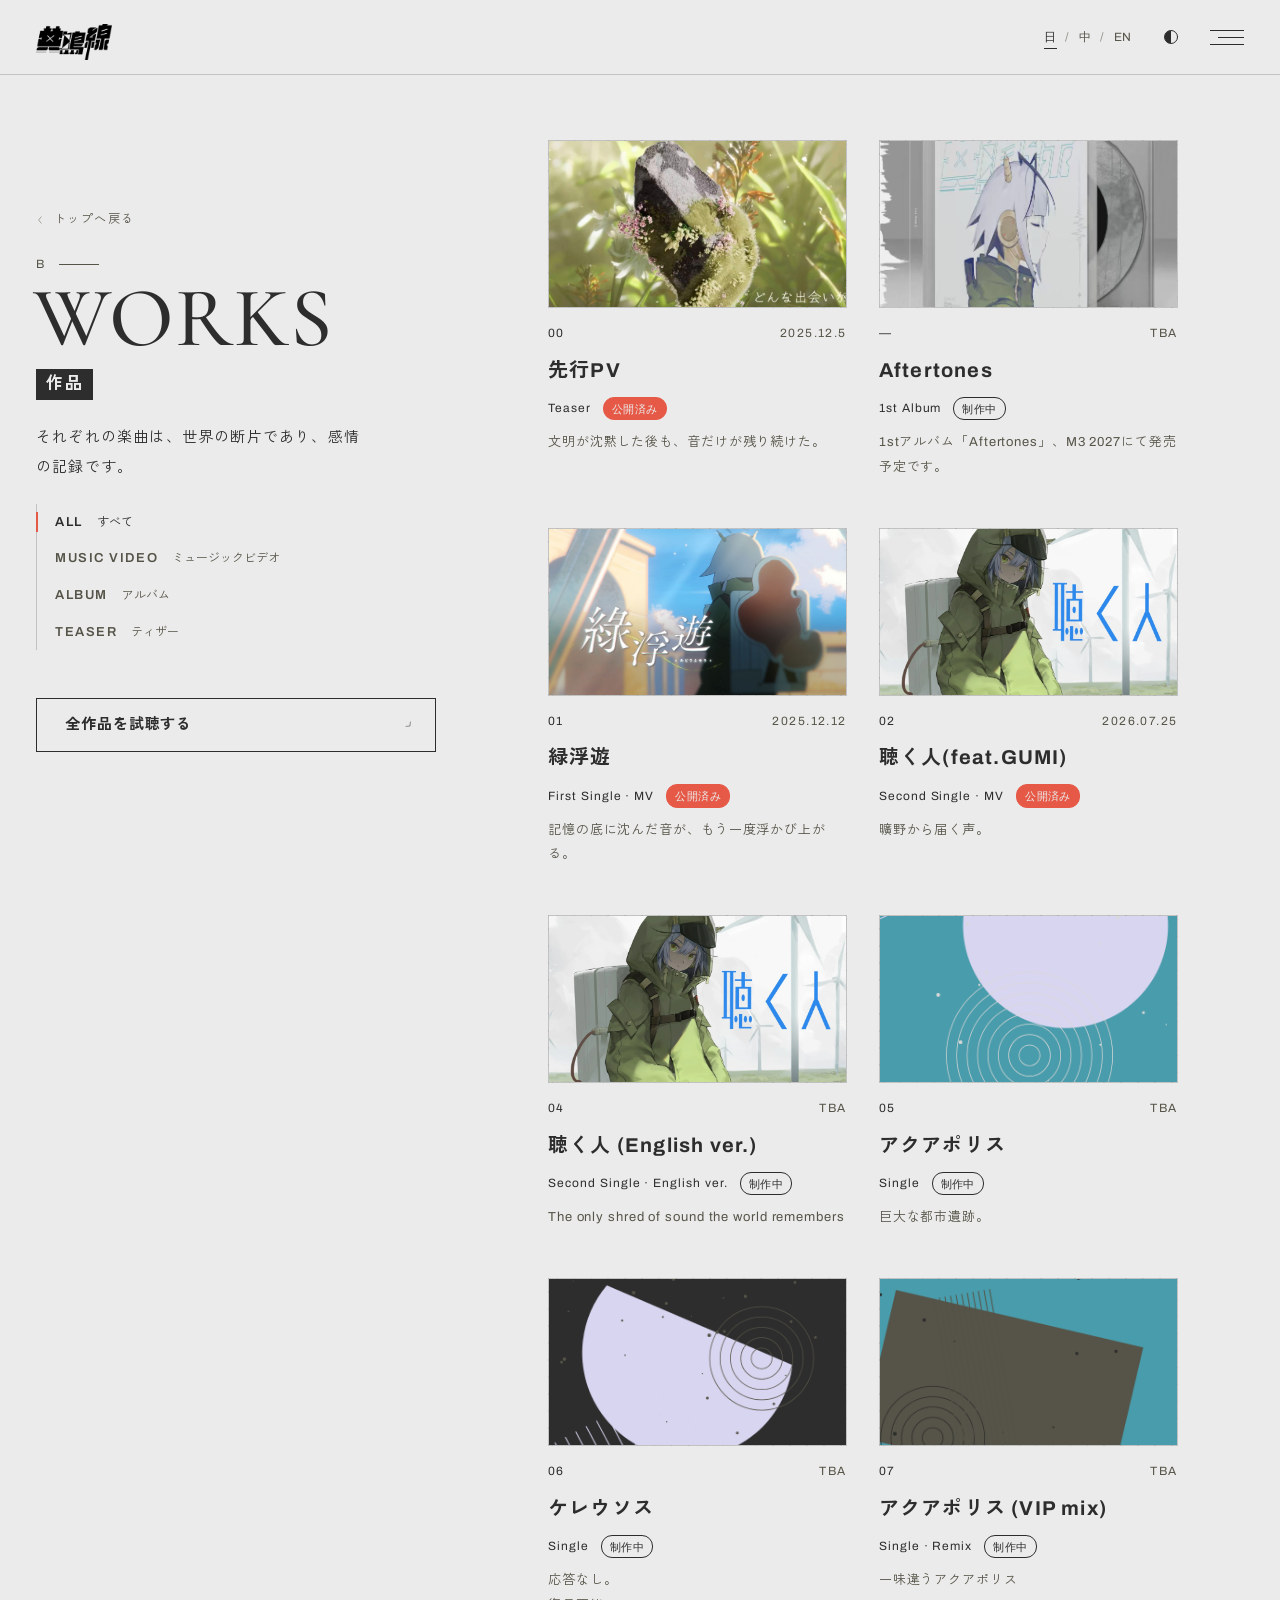
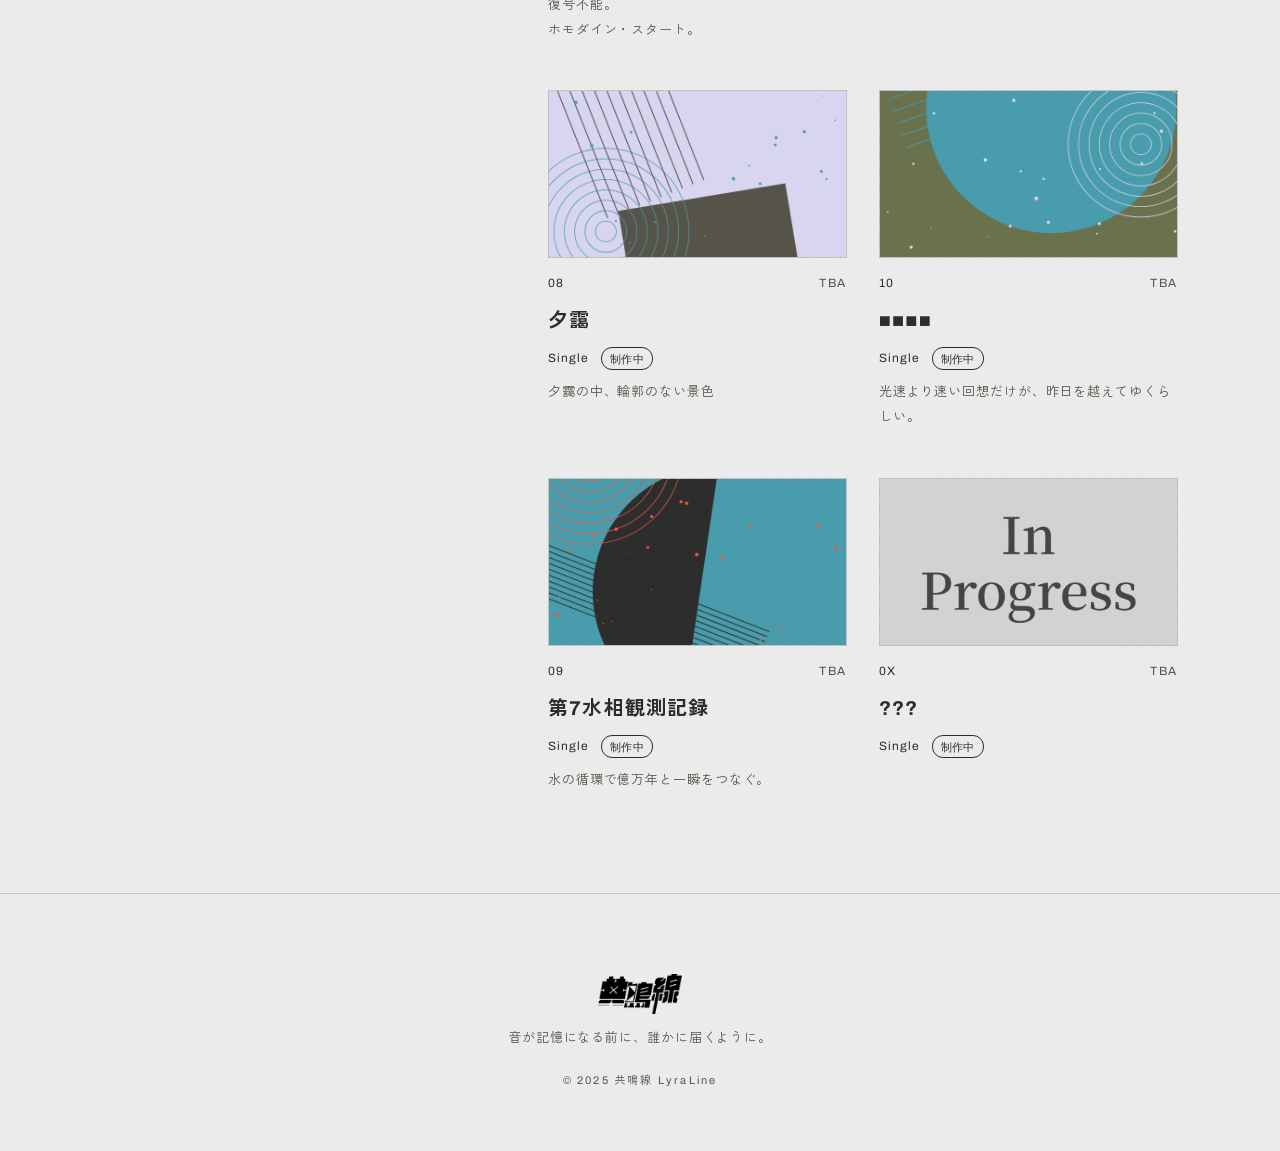
<file: works.html>
<!DOCTYPE html>
<html lang="zh-CN" data-theme="light" class="is-sub">

<!-- Mirrored from https://wavepicker.com/works.html by HTTrack Website Copier/3.x [XR&CO], Wed, 18 Nov 2026 15:18:08 GMT -->
<!-- Added by HTTrack --><meta http-equiv="content-type" content="text/html;charset=utf-8" /><!-- /Added by HTTrack -->
<head>
<meta charset="UTF-8">
<meta name="viewport" content="width=device-width, initial-scale=1.0, viewport-fit=cover">
<title>WORKS | 共鳴線 LyraLine</title>
<meta name="description" content="共鳴線 LyraLine — 音乐 MV 与专辑">
<link rel="preconnect" href="https://fonts.googleapis.com/">
<link rel="preconnect" href="https://fonts.gstatic.com/" crossorigin>
<link href="https://fonts.googleapis.com/css2?family=Cormorant+Garamond:wght@500;600&amp;family=Archivo:wght@300;400;500;600;800&amp;family=Zen+Kaku+Gothic+New:wght@400;500;700&amp;family=Noto+Sans+SC:wght@400;500;700&amp;display=swap" rel="stylesheet">
<link rel="stylesheet" href="css/style.css">
</head>
<body data-page="works">

<a class="site-logo" href="index-2.html"><img src="assets/img/logo.webp" alt="共鳴線 LyraLine"></a>

<header class="corner">
  <div class="corner-right">
    <div class="lang-switch" role="group" data-i18n-attr="aria-label:ui.lang">
      <button type="button" data-lang="ja" lang="ja">日</button>
      <button type="button" data-lang="zh" lang="zh-CN">中</button>
      <button type="button" data-lang="en" lang="en">EN</button>
    </div>
    <button type="button" class="icon-btn theme-btn" id="themeBtn" data-i18n-attr="aria-label:ui.theme;title:ui.theme"><span class="theme-dot"></span></button>
    <button type="button" class="icon-btn menu-btn" id="menuBtn" aria-controls="menu" aria-expanded="false" data-i18n-attr="aria-label:ui.menu;title:ui.menu"><span></span><span></span><span></span></button>
  </div>
</header>

<nav class="menu" id="menu" aria-hidden="true">
  <div class="menu-inner">
    <div class="menu-head"><span class="kicker">Index</span><span data-i18n="home.dirTitle"></span></div>
    <ol class="dir-list" id="menuList"></ol>
    <div class="menu-foot" data-i18n="site.tagline"></div>
  </div>
</nav>

<div class="sub">
  <!-- 左：板块标题（桌面端固定在左侧，对应首页唱片的位置） -->
  <aside class="sub-side">
    <a class="sub-back" href="index-2.html#works"><i class="chev" aria-hidden="true"></i><span data-i18n="ui.backHome"></span></a>
    <div class="page-head">
      <span class="page-letter">B</span>
      <h1 class="page-title">WORKS</h1>
      <span class="page-local" data-i18n="nav.works"></span>
    </div>
    <p class="lead sub-lead" data-i18n="works.lead"></p>
    <div class="sub-filter" id="subFilter" role="group">
      <button type="button" data-filter="all"><span>ALL</span><span data-i18n="ui.all"></span></button>
      <button type="button" data-filter="mv"><span>MUSIC VIDEO</span><span data-i18n="works.sub1"></span></button>
      <button type="button" data-filter="album"><span>ALBUM</span><span data-i18n="works.sub2"></span></button>
      <button type="button" data-filter="teaser"><span>TEASER</span><span data-i18n="works.sub3"></span></button>
    </div>
    <a class="btn-more" href="music.html"><span data-i18n="music.listen"></span><i class="chev" aria-hidden="true"></i></a>
  </aside>

  <!-- 右：列表 / 详情（js/render.js 按 js/data.js 渲染） -->
  <main class="sub-main" id="subMain"></main>
</div>

<footer class="sub-foot">
  <a href="index-2.html" class="sub-foot-logo"><img src="assets/img/logo.webp" alt="共鳴線 LyraLine"></a>
  <p data-i18n="site.tagline"></p>
  <p class="footer-copy" data-i18n="footer.copy"></p>
</footer>

<script src="js/i18n.js"></script>
<script src="js/data.js"></script>
<script src="js/render.js"></script>
<script src="js/sub.js"></script>
</body>

<!-- Mirrored from https://wavepicker.com/works.html by HTTrack Website Copier/3.x [XR&CO], Wed, 18 Nov 2026 15:18:08 GMT -->
</html>
</file>
<file: css/style.css>
/* =====================================================================
   共鳴線 LyraLine — v2 结构 demo
   左：唱片舞台（position:fixed，随板块切换弹入弹出）
   右：内容列（正常滚动）
   ===================================================================== */

:root {
  /* ---- 企划色板（主题色设定稿）----
     高亮主题色 #E65947 / 辅助文本 #565448 / 辅助文本2 #6A724D / 青 #499CAB / 淡紫 #D8D5F0
     白色 #EBEBEB / 灰色 #D9D9D9 / 基础黑色 #2D2D2D / 可选区灰色 = #E7E7E7 → #303030 的灰阶
     版式参考 KAMITSUBAKI STUDIO：大面积黑白灰 + 直角细线，高亮红只用在"当前 / 聚焦"上 */
  --c-red: #e65947;
  --c-text: #565448;
  --c-olive: #6a724d;
  --c-teal: #499cab;
  --c-lavender: #d8d5f0;
  --c-white: #ebebeb;
  --c-gray: #d9d9d9;
  --c-black: #2d2d2d;

  --bg: var(--c-white);
  --bg-2: var(--c-gray);
  --ink: var(--c-black);
  --muted: var(--c-text);
  --line: rgba(45, 45, 45, .22);
  --accent: var(--c-red);
  --on-accent: var(--c-white);  /* 高亮色上的文字 */
  --panel: transparent;
  --case: var(--c-black);       /* 手提箱（入场 / 尾页）固定用深色 */
  --case-ink: var(--c-white);

  /* ---- 唱片几何（桌面端） ---- */
  /* 唱片右边缘 = disc-cx + disc-r ≈ 画面左侧 1/3（33vw） */
  --disc-r: 31vw;               /* 半径 */
  --disc-cx: 2vw;               /* 圆心距左边缘（负数 = 圆心在屏幕外） */
  --content-left: 42vw;         /* 右侧文字列起点（留出唱片 + 转盘标签的位置） */
  --content-right: 8vw;

  --ease-out: cubic-bezier(.22, 1, .36, 1);
  --ease-in: cubic-bezier(.5, 0, .75, .2);
  --ease-pop: cubic-bezier(.3, 1.35, .5, 1);   /* 弹入时的回弹 */
  --ease-io: cubic-bezier(.65, 0, .35, 1);

  --font-display: 'Cormorant Garamond', 'Times New Roman', serif;   /* 超大标题 / 竖排导航（参考神椿市的 PROJECT THEME） */
  --font-latin: 'Archivo', 'Helvetica Neue', Arial, sans-serif;
  --font-ja: 'Zen Kaku Gothic New', 'Hiragino Kaku Gothic ProN', 'Yu Gothic', 'Meiryo', sans-serif;
  --font-zh: 'Noto Sans SC', 'PingFang SC', 'Microsoft YaHei', sans-serif;
}

html[data-theme="dark"] {
  --bg: var(--c-black);
  --bg-2: #3c3c3c;              /* 取自可选区灰阶 */
  --ink: var(--c-white);
  --muted: #a3a29b;             /* 辅助文本在深底上提亮一档，保证可读 */
  --line: rgba(235, 235, 235, .22);
  --case: #1f1f1f;
}

@media (max-width: 1100px) and (min-width: 769px) {
  :root { --disc-r: 36vw; --disc-cx: -4vw; --content-left: 42vw; --content-right: 5vw; }
}

/* ---------- base ---------- */
*, *::before, *::after { box-sizing: border-box; margin: 0; padding: 0; }
/* 整屏翻页：根节点不允许用户直接滚动（滚轮/触摸/键盘由 main.js 接管，翻页用 rAF 缓动），
   只有 .page-inner / .menu 这类内部滚动容器可以原生滚动 */
html { overflow: hidden; touch-action: pinch-zoom; -webkit-text-size-adjust: 100%; }
body {
  background: var(--bg);
  color: var(--ink);
  font-family: var(--font-latin), var(--font-ja);
  font-size: 15px;
  line-height: 1.9;
  letter-spacing: .06em;
  overflow-x: hidden;
  -webkit-font-smoothing: antialiased;
  transition: background-color .4s, color .4s;
}
html:lang(zh) body { font-family: var(--font-latin), var(--font-zh); }
body.is-locked { overflow: hidden; }
a { color: inherit; }
img { max-width: 100%; display: block; }
button { font: inherit; color: inherit; }

.kicker { font-family: var(--font-latin); font-size: 11px; letter-spacing: .24em; text-transform: uppercase; color: var(--muted); }
.muted { color: var(--muted); }
.lead { font-size: clamp(15px, 1.1vw, 17px); line-height: 2; letter-spacing: .08em; max-width: 34em; }
.page-inner p.muted { line-height: 2; letter-spacing: .08em; }


/* 小箭头 ↗（参考站的 Explore ↗ / 一覧を見る ↗） */
.arrow {
  display: inline-block; width: .75em; height: .75em; flex: none;
  background: currentColor; vertical-align: baseline;
  -webkit-mask: url("data:image/svg+xml,%3Csvg xmlns='http://www.w3.org/2000/svg' viewBox='0 0 12 12' fill='none' stroke='%23000' stroke-width='1'%3E%3Cpath d='M1.5 10.5 10.5 1.5M4 1.5h6.5V8'/%3E%3C/svg%3E") center / contain no-repeat;
          mask: url("data:image/svg+xml,%3Csvg xmlns='http://www.w3.org/2000/svg' viewBox='0 0 12 12' fill='none' stroke='%23000' stroke-width='1'%3E%3Cpath d='M1.5 10.5 10.5 1.5M4 1.5h6.5V8'/%3E%3C/svg%3E") center / contain no-repeat;
  transition: transform .3s var(--ease-out);
}
a:hover .arrow { transform: translate(2px, -2px); }

/* 直角描边按钮（参考站的「NEWS一覧を見る ↗」） */
/* 细长 > 箭头 */
.chev {
  display: inline-block; width: .6em; height: 1.1em; flex: none; background: currentColor;
  -webkit-mask: url("data:image/svg+xml,%3Csvg xmlns='http://www.w3.org/2000/svg' viewBox='0 0 10 20' fill='none' stroke='%23000' stroke-width='1.2'%3E%3Cpath d='M1.5 1.5 8.5 10l-7 8.5'/%3E%3C/svg%3E") center / contain no-repeat;
          mask: url("data:image/svg+xml,%3Csvg xmlns='http://www.w3.org/2000/svg' viewBox='0 0 10 20' fill='none' stroke='%23000' stroke-width='1.2'%3E%3Cpath d='M1.5 1.5 8.5 10l-7 8.5'/%3E%3C/svg%3E") center / contain no-repeat;
  transition: transform .3s var(--ease-out);
}
a:hover .chev { transform: translateX(4px); }

.btn-more {
  display: flex; align-items: center; justify-content: space-between; gap: 24px;
  width: min(100%, 400px); height: 54px; padding: 0 22px 0 28px; margin-top: min(26px, 2.8vh);
  border: 1px solid var(--ink); text-decoration: none;
  font-size: 15px; font-weight: 700; letter-spacing: .06em;
  transition: background-color .3s, color .3s;
}
.btn-more:hover { background: var(--ink); color: var(--bg); }

/* =====================================================================
   左上角 logo：白色字标 + difference 混合 → 压在深色唱片上显示白、压在浅底上显示黑
   ===================================================================== */
.site-logo {
  position: fixed; top: 24px; left: 36px; z-index: 61;
  display: block;
}
/* 白色字标：浅色主题反成黑色 */
.site-logo img { height: 36px; width: auto; }
html:not([data-theme="dark"]) .site-logo img { filter: invert(1); }

/* =====================================================================
   右上角控件：语言切换 / 底色切换 / 菜单（无底色、无边框，纯文字和细线）
   ===================================================================== */
.corner {
  position: fixed; top: 0; left: 0; right: 0; z-index: 60;
  display: flex; justify-content: flex-end; align-items: center;
  padding: 20px 36px;
  background: var(--bg);                       /* 固定顶栏：滚动时控件始终贴在视口右上角 */
  border-bottom: 1px solid var(--line);
  pointer-events: none;
}
.corner > * { pointer-events: auto; }
.corner-right { display: flex; align-items: center; gap: 22px; }

.lang-switch { display: flex; align-items: center; }
.lang-switch button {
  border: 0; background: none; color: var(--muted); cursor: pointer;
  font-family: var(--font-latin); font-size: 12px; line-height: 1; letter-spacing: .06em;
  padding: 6px 0; position: relative;
  transition: color .2s;
}
.lang-switch button + button { margin-left: 22px; }
.lang-switch button + button::before {         /* 分隔符 / */
  content: '/'; position: absolute; left: -14px; color: var(--muted); opacity: .6;
}
.lang-switch button:hover { color: var(--ink); }
.lang-switch button.is-on { color: var(--ink); }
.lang-switch button.is-on::after {             /* 当前语言下划线 */
  content: ''; position: absolute; left: 0; right: 0; bottom: 0; height: 1px; background: currentColor;
}

.icon-btn {
  width: 34px; height: 34px; padding: 0;
  border: 0; background: none;
  cursor: pointer; display: grid; place-items: center; position: relative;
}
.theme-dot {
  width: 14px; height: 14px; border-radius: 50%;
  border: 1px solid var(--ink);
  background: linear-gradient(90deg, var(--ink) 50%, transparent 50%);
  transition: transform .4s var(--ease-out);
}
.theme-btn:hover .theme-dot { transform: rotate(180deg); }
/* 菜单：三根长短不一的细线（参考站的汉堡图标） */
.menu-btn span {
  position: absolute; right: 0; height: 1px; background: var(--ink);
  transition: transform .35s var(--ease-io), top .35s var(--ease-io), width .35s var(--ease-io), opacity .2s;
}
.menu-btn span:nth-child(1) { top: 10px; width: 34px; }
.menu-btn span:nth-child(2) { top: 17px; width: 26px; }
.menu-btn span:nth-child(3) { top: 24px; width: 34px; }
.menu-btn:hover span:nth-child(2) { width: 34px; }
.menu-btn.is-open span:nth-child(1) { top: 17px; width: 30px; transform: rotate(30deg); }
.menu-btn.is-open span:nth-child(2) { opacity: 0; }
.menu-btn.is-open span:nth-child(3) { top: 17px; width: 30px; transform: rotate(-30deg); }

/* 右侧竖排导航（参考 TNK 右侧的 WHAT WE DO / COMPANY …）：手机端退化成短线 */
.dots {
  position: fixed; right: 26px; top: 50%; transform: translateY(-50%); z-index: 30;
  display: flex; flex-direction: column; align-items: center; gap: min(26px, 2.6vh);
}
.dots button {
  position: relative; padding: 0; border: 0; background: none; cursor: pointer;
  writing-mode: vertical-rl;
  font-family: var(--font-display); font-weight: 500; font-size: min(16px, 1.85vh); letter-spacing: .1em; line-height: 1;
  color: var(--muted); transition: color .25s;
}
.dots button:hover { color: var(--ink); }
.dots button.is-on { color: var(--ink); }
.dots button::before {                         /* 当前项左侧的红点 */
  content: ''; position: absolute; left: -9px; top: 0; width: 4px; height: 4px; border-radius: 50%;
  background: var(--accent); opacity: 0; transition: opacity .25s;
}
.dots button.is-on::before { opacity: 1; }

/* 当前位置（右下角）：01 / 07  NEWS */
.now {
  position: fixed; right: 36px; bottom: 26px; z-index: 30;
  display: flex; align-items: baseline; gap: 18px;
  font-family: var(--font-latin); font-size: 11px; letter-spacing: .14em; color: var(--muted);
}
.now-letter { color: var(--ink); word-spacing: .4em; }
::selection { background: var(--accent); color: var(--on-accent); }

/* =====================================================================
   菜单覆盖层：快速回归首页目录
   ===================================================================== */
.menu {
  position: fixed; inset: 0; z-index: 50;
  background: var(--bg);
  opacity: 0; visibility: hidden;
  transition: opacity .35s var(--ease-io), visibility 0s .35s;
  overflow: auto; overscroll-behavior: contain; touch-action: pan-y;
}
.menu.is-open { opacity: 1; visibility: visible; transition: opacity .35s var(--ease-io), visibility 0s; }
.menu-inner {
  min-height: 100%; max-width: 760px; margin: 0 auto;
  padding: 16vh 28px 10vh;
  display: flex; flex-direction: column; gap: 28px;
}
.menu-head, .dir-head { display: flex; align-items: baseline; gap: 14px; }
.menu-head > span:last-child, .dir-head > span:last-child { font-size: 13px; color: var(--muted); }
.menu .dir-list a { padding: 16px 0; }
.menu .dir-list .latin { font-size: clamp(22px, 3vw, 34px); }
.menu-foot { margin-top: auto; font-size: 12px; color: var(--muted); }
.menu .dir-list a { transform: translateY(12px); opacity: 0; transition: transform .5s var(--ease-out), opacity .5s, padding-left .3s var(--ease-out); }
.menu .dir-list a:hover { padding-left: 8px; }
.menu.is-open .dir-list a { transform: none; opacity: 1; }
.menu.is-open .dir-list li:nth-child(2) a { transition-delay: .04s; }
.menu.is-open .dir-list li:nth-child(3) a { transition-delay: .08s; }
.menu.is-open .dir-list li:nth-child(4) a { transition-delay: .12s; }
.menu.is-open .dir-list li:nth-child(5) a { transition-delay: .16s; }
.menu.is-open .dir-list li:nth-child(6) a { transition-delay: .20s; }

/* 目录列表（首页目录 + 菜单共用） */
.dir-list { list-style: none; }
.dir-list a {
  display: grid;
  grid-template-columns: 2.4em 1fr auto;
  grid-template-areas: "b latin local" "b subs subs";
  align-items: baseline; column-gap: 14px;
  padding: 12px 0; border-top: 1px solid var(--line);
  text-decoration: none;
}
.dir-list li:last-child a { border-bottom: 1px solid var(--line); }
.dir-list b { grid-area: b; font-family: var(--font-latin); font-weight: 400; font-size: 12px; letter-spacing: .2em; color: var(--muted); }
.dir-list .latin { grid-area: latin; font-family: var(--font-latin); font-weight: 500; letter-spacing: .06em; font-size: clamp(17px, 1.4vw, 21px); line-height: 1.2; transition: color .2s, transform .35s var(--ease-out); }
.dir-list .local { grid-area: local; font-size: 13px; color: var(--muted); }
.dir-list .subs { grid-area: subs; font-size: 12px; color: var(--muted); margin-top: 2px; }
.dir-list .subs em { font-style: normal; margin: 0 .5em; opacity: .5; }
.dir-list a:hover .latin, .dir-list a.is-current .latin { color: var(--accent); }
.dir-list a.is-current b { color: var(--accent); }
.dir-list a.is-current .latin { text-decoration: underline; text-decoration-thickness: 1px; text-underline-offset: 6px; }

/* =====================================================================
   左侧唱片舞台
   状态：默认停在左下方（车位）/ .is-above 停在左上方 / .is-active 在位
   向下滚：旧唱片 → 左上弹出，新唱片 ← 左下弹入；向上滚则相反
   ===================================================================== */
.disc-stage { position: fixed; inset: 0; z-index: 5; pointer-events: none; overflow: hidden; }
.disc {
  position: absolute;
  width: calc(var(--disc-r) * 2);
  height: calc(var(--disc-r) * 2);
  left: calc(var(--disc-cx) - var(--disc-r));
  top: calc(50vh - var(--disc-r));
  transform: translate3d(-68%, 26%, 0) rotate(18deg);
  visibility: hidden;
  transition: transform .7s var(--ease-in), visibility 0s .7s;
  will-change: transform;
}
.disc.is-above { transform: translate3d(-68%, -26%, 0) rotate(-18deg); }
.disc.is-active {
  transform: none; visibility: visible;
  transition: transform .9s var(--ease-pop) .1s, visibility 0s;
}
.disc.no-transition { transition: none !important; }
.disc::before {
  content: ''; position: absolute; inset: 0; border-radius: 50%;
  box-shadow: none;
}

/* 唱片本体：demo 阶段用纯色 + 纹路；有真实图后放 <img class="disc-img"> */
.disc-face {
  position: absolute; inset: 0; border-radius: 50%; overflow: hidden;
  background:
    repeating-radial-gradient(circle at 50% 50%, rgba(0, 0, 0, .10) 0 1.5px, transparent 1.5px 8px),
    var(--disc-color, #888);
  box-shadow: inset 0 0 0 1px rgba(0, 0, 0, .12);
  will-change: transform;
}
.disc-face::after {                /* 光泽 */
  content: ''; position: absolute; inset: 0; border-radius: 50%;
  background: conic-gradient(from 0deg,
    transparent 0 32%, rgba(255, 255, 255, .14) 40%, transparent 48%,
    transparent 78%, rgba(255, 255, 255, .10) 86%, transparent 94%);
  mix-blend-mode: screen;
}
.disc-img { position: absolute; inset: 0; width: 100%; height: 100%; object-fit: cover; border-radius: 50%; }
.disc-label {
  position: absolute; inset: 34%; border-radius: 50%;
  background: var(--disc-label, #f2eee4); color: var(--disc-ink, #171717);
  text-align: center;
  font-weight: 700; font-size: clamp(13px, 1.5vw, 24px); letter-spacing: .18em;
  box-shadow: inset 0 0 0 1px rgba(0, 0, 0, .12);
}
.disc-label span { position: absolute; left: 8%; right: 8%; top: 22%; line-height: 1.2; }   /* 文字放在中心孔上方 */
.disc-hole {
  position: absolute; inset: 48.6%; border-radius: 50%;
  background: var(--bg);
  box-shadow: inset 0 1px 3px rgba(0, 0, 0, .35);
  transition: background-color .4s;
}

/* 真实唱片图（assets/img/discs/*.webp，透明底）：
   去掉 demo 的纯色 / 纹路 / 光泽 / 标签 / 孔；不加阴影 */
.disc--img::before { display: none; }
.disc--img .disc-face { background: none; box-shadow: none; overflow: visible; }
.disc--img .disc-face::after { display: none; }
.disc--img .disc-label, .disc--img .disc-hole { display: none; }
.disc--img .disc-img {
  object-fit: contain; border-radius: 0;
  user-select: none; -webkit-user-drag: none;
}
/* 非圆盘（E：WP-7 侧脸）：不裁圆、不转，按 --disc-scale 缩小后居中放在唱片位上 */
.disc--free .disc-face { border-radius: 0; inset: calc((1 - var(--disc-scale, 1)) * 50%); }

/* =====================================================================
   转盘目录：目录标题沿唱片右侧圆弧排布，翻页时整圈跟着滚动位置转动，
   转到 3 点钟方向（指针位置）的就是当前板块（草图里的红框）
   ===================================================================== */
.dial {
  position: absolute; z-index: 2;
  width: calc(var(--disc-r) * 2); height: calc(var(--disc-r) * 2);
  left: calc(var(--disc-cx) - var(--disc-r)); top: calc(50vh - var(--disc-r));
  pointer-events: none; opacity: 0; transition: opacity .5s;
}
.disc-stage[data-active]:not([data-active="none"]) .dial { opacity: 1; }
.dial-item {
  position: absolute; left: 50%; top: 50%;
  transform-origin: 0 50%;
  /* 以圆心为原点转到 --a 度，再沿半径推到唱片边缘附近（标题一半在盘上一半在盘外） */
  transform: translate(0, -50%) rotate(calc(var(--a, 0) * 1deg)) translateX(calc(var(--disc-r) - 1.5vw)) translateX(-50%);
  pointer-events: auto; cursor: pointer;
  transition: opacity .35s;
}
/* 直角标签（参考神椿市的导航）：当前项 = 墨色方块 + 反白粗体；其余 = 底色方块 + 粗体墨字（底色块保证压在唱片图上也能读） */
.dial-item span {
  display: inline-flex; align-items: baseline; gap: 8px; white-space: nowrap;
  padding: 5px 10px 4px; border-radius: 0;
  background: var(--bg); color: var(--ink);
  font-family: var(--font-latin); font-size: 12px; letter-spacing: .1em; font-weight: 700; line-height: 1.4;
  transition: background-color .3s, color .3s, font-size .3s, padding .3s;
}
.dial-item b { font-weight: 500; color: inherit; opacity: .55; font-size: .85em; }
.dial-item:hover span { background: var(--bg-2); }
.dial-item.is-focus span { background: var(--ink); color: var(--bg); font-size: 15px; padding: 7px 14px 6px; }
.dial-item.is-focus b { opacity: .7; }
.dial-item.is-near { opacity: .9; }
.dial-item.is-far { opacity: 0; pointer-events: none; }

/* =====================================================================
   右侧内容列
   ===================================================================== */
.stage { position: relative; }                  /* GSAP 在这上面做回弹（y）和悬停视差（x） */
.content { position: relative; z-index: 2; margin-left: var(--content-left); padding-right: var(--content-right); }
.page {
  position: relative;
  height: 100vh; height: var(--app-h, 100svh);   /* 每个板块正好一屏；用锁定高度避免手机地址栏收起时跳变 */
  display: flex; flex-direction: column; justify-content: center;
  padding: 9vh 0 7vh;
  /* 内容溢出由 .page-inner 处理。
     微滚预览时 GSAP 会给 .page 加 y / scale */
  transform-origin: 50% 50%;
}
/* 板块内容；超出一屏时在这里面滚，滚到底再翻页 */
.page-inner {
  min-height: 0; max-height: 100%;
  overflow-y: auto; overscroll-behavior: contain; touch-action: pan-y;
  scrollbar-width: thin; scrollbar-color: var(--line) transparent;
  padding-right: 6px;
}
/* 内容还没滚到底：底部渐隐提示"下面还有" */
.page.has-more::after {
  content: ''; position: absolute; left: 0; right: 0; bottom: 0; height: 12vh;
  background: linear-gradient(to bottom, transparent, var(--bg) 70%);
  pointer-events: none; z-index: 1;
}

/* 内容进入视口时淡入 */
/* 注意位移用负值（从上方落入）：向下的 transform 会撑大 .page-inner 的可滚动高度，导致翻页前先滚十几像素 */
.page-inner > * { opacity: 0; transform: translateY(-12px); transition: opacity .7s var(--ease-out), transform .7s var(--ease-out); }
.page-inner > .is-in { opacity: 1; transform: none; }
.page-inner > :nth-child(2).is-in { transition-delay: .05s; }
.page-inner > :nth-child(3).is-in { transition-delay: .10s; }
.page-inner > :nth-child(4).is-in { transition-delay: .15s; }
.page-inner > :nth-child(5).is-in { transition-delay: .20s; }

/* 板块标题（参考神椿市 PROJECT THEME + TNK CONTACT FORM）：
   小字母编号 → 超大衬线英文标题 → 黑底白字的本地语言副标题条 */
.page-head { display: block; margin-bottom: min(22px, 2.4vh); }
.page-letter {
  display: flex; align-items: center; gap: 12px; margin-bottom: 6px;
  font-family: var(--font-latin); font-size: 12px; letter-spacing: .24em; color: var(--muted);
}
.page-letter::after { content: ''; width: 40px; height: 1px; background: currentColor; }
.page-title {
  font-family: var(--font-display); font-weight: 500;
  font-size: clamp(52px, min(6.6vw, 11.5vh), 124px); line-height: .86; letter-spacing: .01em;   /* 同时受宽高限制，矮屏不会挤出一屏 */
  margin-left: -.04em;                         /* 大字号的左侧字形留白，视觉上对齐正文 */
}
.page-local {
  display: table; margin-top: 14px;
  padding: .22em .6em .18em; background: var(--ink); color: var(--bg);
  font-size: clamp(16px, 1.35vw, 20px); font-weight: 700; letter-spacing: .08em; line-height: 1.4;
}

/* 子目录 01 02 03 */
.subnav {
  list-style: none; counter-reset: sub;
  display: flex; flex-wrap: wrap; gap: 6px 26px; margin-bottom: min(22px, 2.4vh);
  font-size: 13px; color: var(--muted);
}
.subnav li { display: flex; align-items: baseline; gap: 8px; }
.subnav li::before {
  counter-increment: sub; content: counter(sub, decimal-leading-zero);
  font-family: var(--font-latin); font-size: 11px; letter-spacing: .08em; color: var(--ink);
}

/* 列表条目：无底色、无圆角，条目之间一条细线（参考站的 NEWS 列表） */
.card-list { display: grid; margin-top: 4px; border-top: 1px solid var(--line); }
.card {
  border: 0; border-bottom: 1px solid var(--line); border-radius: 0; padding: min(16px, 1.7vh) 0; background: none;
  transition: opacity .2s;
}
.card h3 { font-size: 15px; font-weight: 700; letter-spacing: .04em; margin: 6px 0 4px; }
.card.row { display: block; }
.card-date { display: block; font-family: var(--font-latin); font-size: 15px; letter-spacing: .06em; color: var(--ink); }
.card-date + div { display: flex; flex-direction: column; align-items: flex-start; }
.card-date + div .tag { order: -1; margin-top: 8px; }
.card p.muted { font-size: 13px; margin-top: 2px; }
.ph {
  aspect-ratio: 16 / 9; max-height: 22vh; border-radius: 0; border: 1px solid var(--line);
  background: repeating-linear-gradient(-45deg, var(--bg-2) 0 1px, transparent 1px 12px);
  display: grid; place-items: center;
  color: var(--muted); font-family: var(--font-latin); font-size: 11px; letter-spacing: .24em; text-transform: uppercase;
}
.ph.square { aspect-ratio: 1; }
/* 标签：小胶囊（参考站 NOTICE / RELEASE） */
.tag {
  display: inline-block; white-space: nowrap; line-height: 1.3;
  font-family: var(--font-latin); font-size: 11px; font-weight: 500; letter-spacing: .04em;
  padding: 4px 8px 3px; border-radius: 11px;
  border: 1px solid var(--ink); color: var(--ink);
}
.tag.on { background: var(--accent); border-color: var(--accent); color: var(--on-accent); }

/* ---------- 首页 ---------- */
.home-title { margin: 0; display: flex; flex-direction: column; align-items: flex-start; }
.home-logo { width: min(560px, 36vw); height: auto; }
html:not([data-theme="dark"]) .home-logo { filter: invert(1); }    /* 白色字标 → 浅色底上反成黑色 */
.dir-head { margin-bottom: 8px; }
/* SCROLL DOWN + 向下流动的竖线 */
.scroll-cue {
  position: absolute; bottom: 0; right: 0;
  display: flex; flex-direction: column; align-items: center; gap: 10px;
  font-family: var(--font-latin); font-size: 12px; font-weight: 500; letter-spacing: .06em; color: var(--muted);
}
.scroll-arrow { width: 1px; height: 54px; background: var(--line); position: relative; overflow: hidden; }
.scroll-arrow::after { content: ''; position: absolute; inset: 0; background: var(--accent); animation: cue 1.8s var(--ease-io) infinite; }
@keyframes cue { 0% { transform: translateY(-100%); } 60%, 100% { transform: translateY(100%); } }

/* 内部滚动提示：内容可滚动但用户迟迟没翻动时，竖排浮现"按住向下拖动"并闪烁 */
.drag-hint {
  position: absolute; top: 50%; right: 3px; transform: translateY(-50%);
  writing-mode: vertical-rl; text-orientation: mixed;
  font-size: 11px; letter-spacing: .28em; color: var(--muted);
  display: flex; align-items: center; gap: 10px;
  opacity: 0; pointer-events: none; z-index: 2;
  transition: opacity .6s var(--ease-out);
}
.drag-hint::before { content: ''; width: 1px; height: 30px; background: var(--accent); order: 2; }
.drag-hint span { order: 1; }
/* 呼吸式渐显渐出：慢周期、单次明暗，不闪烁 */
.drag-hint.is-show { animation: dragBreathe 3.6s ease-in-out infinite; }
@keyframes dragBreathe { 0%, 100% { opacity: .12; } 50% { opacity: .9; } }

/* ---------- B 作品 ---------- */
.works-grid { display: grid; grid-template-columns: 1fr; gap: 14px; margin-top: 8px; align-items: start; }
.track { display: flex; gap: 16px; align-items: center; padding: 14px 0; }
.track h3 { margin: 0; }
.track-cover { width: 48px; height: 48px; border-radius: 0; flex: none; background: var(--bg-2); border: 1px solid var(--line); overflow: hidden; }
.track-cover img { width: 100%; height: 100%; object-fit: cover; }
.track-meta { flex: 1; min-width: 0; }
.track-meta span { font-size: 12px; color: var(--muted); }

/* ---------- C 世界介绍 ---------- */
.world-grid { display: grid; grid-template-columns: 1fr 200px; gap: 28px; align-items: start; }
#world .subnav { margin-bottom: 8px; }
.world-text p + p { margin-top: 6px; }
.world-text .lead { font-size: clamp(17px, 1.35vw, 20px); line-height: 1.85; }
.world-text p.muted { font-size: clamp(15px, 1.15vw, 17px); line-height: 1.85; }
.char-card { text-align: center; }
.char-card img { width: 94%; height: auto; }
.char-name { font-family: var(--font-latin); font-weight: 500; font-size: 22px; letter-spacing: .12em; margin-top: 8px; }
.char-role { font-size: 12px; color: var(--muted); letter-spacing: .2em; }
.char-desc { font-size: 13px; color: var(--muted); text-align: left; margin-top: 10px; }

/* ---------- D 成员构成 ---------- */
/* 成员：直角细线网格（格子之间共用一条线） */
.member-grid {
  display: grid; grid-template-columns: repeat(3, 1fr);
  border-top: 1px solid var(--line); border-left: 1px solid var(--line);
}
.member {
  text-align: center; padding: 20px 12px; cursor: pointer;
  border: 0; border-right: 1px solid var(--line); border-bottom: 1px solid var(--line);
  transition: background-color .3s;
}
.member:hover { background: var(--bg-2); }
.member h3 { font-family: var(--font-latin); font-weight: 500; }
.avatar {
  width: 64px; height: 64px; border-radius: 50%; margin: 0 auto 10px;
  background: var(--c, #999); position: relative;
  box-shadow: inset 0 0 0 1px rgba(0, 0, 0, .1);
}
.avatar::after { content: ''; position: absolute; inset: 44%; border-radius: 50%; background: var(--bg); }   /* 小唱片头像 */
.member h3 { font-size: 14px; }
.member p { font-size: 12px; color: var(--muted); }
/* Members 恢复旧版：内容超出一屏时在 .page-inner 内原生滚动，滚到底再翻页 */

/* ---------- E 关于我们 ---------- */
.platforms { display: flex; flex-wrap: wrap; gap: 10px; margin: 18px 0 26px; }
.platforms a {
  display: inline-flex; align-items: center; gap: 10px;
  height: 44px; padding: 0 20px; border: 1px solid var(--ink); border-radius: 0;
  text-decoration: none; font-family: var(--font-latin); font-size: 13px; font-weight: 500; letter-spacing: .04em;
  transition: background-color .3s, color .3s;
}
.platforms a:hover { background: var(--ink); color: var(--bg); }
.contact {
  display: flex; align-items: center; gap: 28px;
  padding: 26px 28px; margin-top: 10px; max-width: 640px;
  background: var(--ink); color: var(--bg); text-decoration: none;
}
.contact-label { font-size: 14px; font-weight: 700; letter-spacing: .06em; min-width: 7em; }
.contact-mail { flex: 1; font-family: var(--font-latin); font-size: 17px; font-weight: 500; letter-spacing: .04em; }
.contact-note { font-size: 13px; margin-top: 10px; }

/* =====================================================================
   尾页：合上手提箱（绑带从上下合入，参考 shiyonglizi.jpg）
   ===================================================================== */
.footer {
  position: relative; z-index: 2;
  height: 100vh; height: var(--app-h, 100svh);
  display: flex; flex-direction: column; align-items: center; justify-content: center;
  text-align: center; gap: 14px; padding: 8vh 24px; overflow: hidden;
}
.case-straps { position: absolute; inset: 0; pointer-events: none; }
.case-strap {
  position: absolute; left: 50%; width: 100vw; height: 100vh; height: var(--app-h, 100svh);
  transform: translateX(-50%); object-fit: contain; object-position: center;
}
/* 整张 open.png 含左右两根绑带；用 clip-path 拆成两半，各自从上下合入 */
.case-strap.l { clip-path: inset(0 50% 0 0); top: -104%; }
.case-strap.r { clip-path: inset(0 0 0 50%); top: 104%; }
.footer .case-strap.l { transform: translate(-50%, 0); transition: top 1.1s var(--ease-out); }
.footer .case-strap.r { transform: translate(-50%, 0); transition: top 1.1s var(--ease-out) .1s; }
.footer.is-active .case-strap.l, .footer.is-active .case-strap.r { top: 0; }
.case-scene {
  position: relative; z-index: 1;
  display: flex; flex-direction: column; align-items: center; gap: 4px;
  opacity: 0; transform: translateY(14px) scale(.96);
  transition: opacity .7s var(--ease-out) .65s, transform .7s var(--ease-out) .65s;
}
.footer.is-active .case-scene { opacity: 1; transform: none; }
.case-banner { width: clamp(190px, 23vw, 320px); height: auto; }
.case-character { width: clamp(170px, 20vw, 280px); height: auto; margin-top: -10px; }
.footer-line { font-size: 14px; position: relative; z-index: 1; }
.footer-copy { font-size: 11px; letter-spacing: .2em; color: var(--muted); margin-top: 28px; position: relative; z-index: 1; }
.footer-top { font-size: 11px; letter-spacing: .25em; text-transform: uppercase; color: var(--muted); text-decoration: none; border-bottom: 1px solid currentColor; position: relative; z-index: 1; }

/* =====================================================================
   入场动画：打开 WP-7 的手提箱（交叉绑带向两侧解开）
   ===================================================================== */
.intro { position: fixed; inset: 0; z-index: 100; cursor: pointer; overflow: hidden; }
.intro-lid, .intro-base { position: absolute; left: 0; right: 0; height: 50%; background: var(--case); }
.intro-lid { top: 0; transform-origin: 50% 0; transition: transform 1.1s var(--ease-io); backface-visibility: hidden; z-index: 1; }
.intro-lid::after { content: ''; position: absolute; left: 0; right: 0; bottom: 0; height: 3px; background: rgba(255, 255, 255, .12); }
.intro-base { bottom: 0; transition: transform .9s var(--ease-io) .15s; z-index: 1; }
.intro-case { position: absolute; inset: 0; z-index: 2; pointer-events: none; }
.case-half { position: absolute; inset: 0; overflow: hidden; }
.case-half img {
  position: absolute; left: 50%; top: 50%;
  width: min(100vw, 150vh); height: auto; transform: translate(-50%, -50%);
  transition: transform 1s var(--ease-io), opacity .8s var(--ease-io);
}
.case-half.l img { clip-path: inset(0 50% 0 0); }
.case-half.r img { clip-path: inset(0 0 0 50%); }
.intro-mark {
  position: absolute; inset: 0; z-index: 3; pointer-events: none;
  display: flex; flex-direction: column; align-items: center; justify-content: center; gap: 26px;
  padding-bottom: 24vh;
  color: var(--case-ink); transition: opacity .3s;
}
.intro-logo { width: min(220px, 50vw); height: auto; mix-blend-mode: difference; }
.intro-tip { font-family: var(--font-latin); font-size: 10px; letter-spacing: .3em; opacity: .5; animation: blink 1.6s ease-in-out infinite; }
@keyframes blink { 50% { opacity: .15; } }
.intro.is-open .intro-lid { transform: rotateX(-100deg); }
.intro.is-open .intro-base { transform: translateY(100%); }
.intro.is-open .case-half.l img { transform: translate(calc(-50% - 42vw), -50%) rotate(-16deg); opacity: 0; }
.intro.is-open .case-half.r img { transform: translate(calc(-50% + 42vw), -50%) rotate(16deg); opacity: 0; }
.intro.is-open .intro-mark { opacity: 0; }
.intro.is-done { display: none; }

/* =====================================================================
   默认开箱：交叉绑带向两侧飞出（旧版）。
   新版（先解开绑带，再沿左侧铰链翻开箱盖）完整保留：网址加 ?case=new 即可体验。
   ===================================================================== */
.case-v2, .case-footer-v2 { display: none; }
html[data-case-mode="v2"] .intro { background: var(--case); perspective: 1600px; }
html[data-case-mode="v2"] .intro-lid,
html[data-case-mode="v2"] .intro-base,
html[data-case-mode="v2"] .case-v1 { display: none; }
html[data-case-mode="v2"] .case-v2 { display: block; }

.strap-img {
  position: absolute; left: 50%; top: 50%;
  width: min(100vw, 150vh); height: auto;
  transform: translate(-50%, -50%);
  transition: opacity .45s var(--ease-out), transform .6s var(--ease-out);
}
.strap-closed { opacity: 1; }
.strap-open { opacity: 0; transform: translate(-50%, -50%) scale(1.04); }

.case-v2 .case-inner {
  position: absolute; inset: 0; z-index: 1;
  background: radial-gradient(circle at 50% 45%, #303030 0, #1c1c1c 78%);
  display: grid; place-items: center;
}
.case-v2 .case-reveal {
  width: min(52vw, 72vh); height: auto;
  opacity: 0; transform: scale(.92) translateY(14px);
  transition: opacity .5s var(--ease-out), transform .7s var(--ease-out);
}
.case-v2 .case-front {
  position: absolute; inset: 0; z-index: 2;
  background: var(--case); overflow: hidden;
  transform-origin: 0 50%; backface-visibility: hidden;
  transition: transform 1.1s var(--ease-io);
  box-shadow: inset 0 0 0 1px rgba(255, 255, 255, .05);
}
.intro.is-open .case-v2 .case-front { transform: rotateY(-118deg); }
.intro.is-open .case-v2 .strap-closed { opacity: 0; }
.intro.is-open .case-v2 .strap-open { opacity: 1; transform: translate(-50%, -50%); }
.intro.is-open .case-v2 .case-reveal { opacity: 1; transform: none; transition-delay: .42s; }

html[data-case-mode="v2"] .case-straps { display: none; }
html[data-case-mode="v2"] .case-footer-v2 {
  display: block; position: absolute; inset: 0; z-index: 0;
  perspective: 1600px; pointer-events: none;
}
/* 「ケースを閉じる」移到顶栏背后：Thanks 停住时被顶栏遮住；向上微滚、页尾下移后即从顶栏下方露出 */
.footer > .kicker { position: absolute; top: 20px; left: 0; right: 0; }
.case-footer-v2 .case-lid {
  position: absolute; inset: 0;
  background: var(--case); overflow: hidden;
  transform-origin: 0 50%; backface-visibility: hidden;
  transform: rotateY(-118deg);
  transition: transform 1.15s var(--ease-io);
  box-shadow: inset 0 0 0 1px rgba(255, 255, 255, .05);
}
.case-footer-v2 .strap-closed { opacity: 0; }
.case-footer-v2 .strap-open { opacity: 1; transform: translate(-50%, -50%); }
.footer.is-active .case-footer-v2 .strap-closed { opacity: 1; transition-delay: .72s; }
.footer.is-active .case-footer-v2 .strap-open { opacity: 0; transition-delay: .72s; }

/* =====================================================================
   v3（默认）：MG 转场残影。case4.jpg 多层错开、弹性划走 / 划入。
   v1（?case=v1）与 v2（?case=new）完整保留。
   --------------------------------------------------------------------- */
.case-v3, .case-footer-v3 { display: none; }
.wipe-layer {
  position: absolute; left: 0; top: 0; width: 100%; height: 100%;
  object-fit: cover; object-position: center; will-change: transform, opacity;
  transform-origin: 50% 50%;
}
/* 主层：完整 case4.jpg（最底，向下划得最快） */
.case-v3 .w-main { z-index: 1; opacity: 1; }
/* 拖影层：灰色横条（参考 casetrial.mp4 的白底灰条），叠在主层上方，位移逐级更小 → 形成拖尾阶梯。
   开场背景已改为透明露出网站，故拖影用灰系而非白系，才能在浅色网站上看见。 */
.case-v3 .w1, .case-v3 .w2, .case-v3 .w3, .case-v3 .w4, .case-v3 .w5 {
  background: linear-gradient(to bottom, rgba(120,120,120,.42) 0%, rgba(150,150,150,.20) 60%, rgba(150,150,150,0) 100%);
  background-size: 100% 11vh; background-position: top; background-repeat: no-repeat;
}
.case-v3 .w1 { z-index: 2; }
.case-v3 .w2 { z-index: 3; }
.case-v3 .w3 { z-index: 4; }
.case-v3 .w4 { z-index: 5; }
.case-v3 .w5 { z-index: 6; }

/* 残影划走后直接露出网站本身，不再用深色底遮挡 */
html[data-case-mode="v3"] .intro { background: transparent; }
html[data-case-mode="v3"] .intro-lid,
html[data-case-mode="v3"] .intro-base,
html[data-case-mode="v3"] .intro .case-v1,
html[data-case-mode="v3"] .case-v2 { display: none; }
html[data-case-mode="v3"] .case-v3 { display: block; }
/* 透明背景下提示文字改深色，开屏不再显示白色字标（logo 已从 HTML 移除） */
html[data-case-mode="v3"] .intro-mark { color: var(--ink); }
html[data-case-mode="v3"] .intro-logo { display: none; }
/* 开场：初始铺满；is-open 时向下划走，弹性缓动，残影层逐层延迟并略微缩放/偏移制造拖影 */
html[data-case-mode="v3"] .case-v3 .wipe-layer {
  transform: translateY(0) scale(1);
  transition: transform 1.05s cubic-bezier(.62,.02,.24,1), opacity 1.05s ease-in;
}
/* 拖影横条初始隐藏在顶部；开箱时随主图下移并淡出，留在主图边缘之后形成尾巴 */
html[data-case-mode="v3"] .case-v3 .w1,
html[data-case-mode="v3"] .case-v3 .w2,
html[data-case-mode="v3"] .case-v3 .w3,
html[data-case-mode="v3"] .case-v3 .w4,
html[data-case-mode="v3"] .case-v3 .w5 { opacity: 0; }
html[data-case-mode="v3"] .intro:not(.is-open) .case-v3 .w1,
html[data-case-mode="v3"] .intro:not(.is-open) .case-v3 .w2,
html[data-case-mode="v3"] .intro:not(.is-open) .case-v3 .w3,
html[data-case-mode="v3"] .intro:not(.is-open) .case-v3 .w4,
html[data-case-mode="v3"] .intro:not(.is-open) .case-v3 .w5 { opacity: 0; }
.intro.is-open .case-v3 .w-main { transform: translateY(120%) scale(1.01); }
/* 拖影逐级下移、逐级淡出；终点比主图小 → 尾巴留在上方；延迟错开制造弹性拖尾 */
.intro.is-open .case-v3 .w1 { animation: ghost1 1.05s cubic-bezier(.5,0,.3,1) .05s forwards; }
.intro.is-open .case-v3 .w2 { animation: ghost2 1.05s cubic-bezier(.5,0,.3,1) .12s forwards; }
.intro.is-open .case-v3 .w3 { animation: ghost3 1.05s cubic-bezier(.5,0,.3,1) .19s forwards; }
.intro.is-open .case-v3 .w4 { animation: ghost4 1.05s cubic-bezier(.5,0,.3,1) .26s forwards; }
.intro.is-open .case-v3 .w5 { animation: ghost5 1.05s cubic-bezier(.5,0,.3,1) .33s forwards; }
@keyframes ghost1 { 0% { transform: translateY(0); opacity: 0; } 30% { opacity: .7; } 100% { transform: translateY(115%); opacity: 0; } }
@keyframes ghost2 { 0% { transform: translateY(0); opacity: 0; } 30% { opacity: .52; } 100% { transform: translateY(98%); opacity: 0; } }
@keyframes ghost3 { 0% { transform: translateY(0); opacity: 0; } 30% { opacity: .38; } 100% { transform: translateY(82%); opacity: 0; } }
@keyframes ghost4 { 0% { transform: translateY(0); opacity: 0; } 30% { opacity: .26; } 100% { transform: translateY(66%); opacity: 0; } }
@keyframes ghost5 { 0% { transform: translateY(0); opacity: 0; } 30% { opacity: .16; } 100% { transform: translateY(50%); opacity: 0; } }

/* Thanks：回退到上一版 v1 的绑带合入效果（case-straps 保持显示）。
   v3 残影合箱代码完整保留，只是不启用；如需再试残影版可改回这段开关。 */
html[data-case-mode="v3"] .case-footer-v2,
html[data-case-mode="v3"] .case-footer-v3 { display: none; }
.case-footer-v3 .wipe-layer { transform: translateY(115%) scale(1.02); opacity: 0; }
.case-footer-v3 .w-main { z-index: 6; }
.case-footer-v3 .w1 { z-index: 5; }
.case-footer-v3 .w2 { z-index: 4; }
.case-footer-v3 .w3 { z-index: 3; }
.case-footer-v3 .w4 { z-index: 2; }
.case-footer-v3 .w5 { z-index: 1; }
.footer.is-active .case-footer-v3 .wipe-layer {
  transform: translateY(0) scale(1);
  transition: transform 1.1s cubic-bezier(.62,.02,.24,1), opacity .9s ease-out;
}
.footer.is-active .case-footer-v3 .w-main { opacity: 1; transition-delay: .30s; }
.footer.is-active .case-footer-v3 .w1 { opacity: .30; transition-delay: .24s; }
.footer.is-active .case-footer-v3 .w2 { opacity: .22; transition-delay: .18s; }
.footer.is-active .case-footer-v3 .w3 { opacity: .15; transition-delay: .12s; }
.footer.is-active .case-footer-v3 .w4 { opacity: .09; transition-delay: .06s; }
.footer.is-active .case-footer-v3 .w5 { opacity: .05; }

@media (prefers-reduced-motion: reduce) {
  html[data-case-mode="v3"] .case-v3 .wipe-layer,
  .case-footer-v3 .wipe-layer { transition-duration: .2s !important; transition-delay: 0s !important; }
}

/* =====================================================================
   手机端：唱片改为顶部半圆，内容全宽；唱片左右横向弹入弹出
   ===================================================================== */
@media (max-width: 768px) {
  :root { --disc-r: 37vw; --content-left: 0px; --content-right: 0px; }
  body { font-size: 14px; }

  /* 圆心放在 12vh，标签区避开顶部按钮 */
  .disc {
    left: calc(50vw - var(--disc-r));
    top: calc(12vh - var(--disc-r));
    transform: translate3d(115%, 0, 0) rotate(30deg);
  }
  .disc.is-above { transform: translate3d(-115%, 0, 0) rotate(-30deg); }
  .disc-label { font-size: 12px; }

  /* 转盘目录：手机上唱片是顶部半圆，指针改到 6 点钟方向（底部），标题文字由 JS 反转保持水平 */
  .dial { left: calc(50vw - var(--disc-r)); top: calc(12vh - var(--disc-r)); }
  .dial-item { transform: translate(0, -50%) rotate(calc(var(--a, 0) * 1deg)) translateX(calc(var(--disc-r) + 3vw)) translateX(-50%); }
  .dial-item span { font-size: 10px; padding: 3px 7px; letter-spacing: .08em; }
  .dial-item.is-focus span { font-size: 12px; padding: 5px 10px; }

  .content { margin-left: 0; padding: 0 20px; }
  .page { padding: calc(12vh + var(--disc-r) + 3vh) 0 5vh; justify-content: flex-start; }
  .page-inner { padding-right: 0; }
  /* 拖动提示放到竖向滚动条右侧（越过 content 的 20px 内边距，贴近视口右缘） */
  .drag-hint { right: -14px; }
  .card { padding: 14px 0; }
  .card-date { font-size: 14px; }
  .dir-list a { padding: 10px 0; }
  .dots { right: 8px; gap: 4px; align-items: flex-end; }
  .dots button { writing-mode: horizontal-tb; width: 8px; height: 13px; background: linear-gradient(var(--muted), var(--muted)) right center / 100% 1px no-repeat; transition: width .35s var(--ease-out); }
  .dots button span, .dots button::before { display: none; }
  .dots button.is-on { width: 16px; background-image: linear-gradient(var(--accent), var(--accent)); }

  .site-logo { top: 16px; left: 18px; }
  .site-logo img { height: 24px; }
  .corner { padding: 12px 14px; }
  .corner-right { gap: 12px; }
  .lang-switch button { font-size: 11px; }
  .lang-switch button + button { margin-left: 16px; }
  .lang-switch button + button::before { left: -11px; }
  .icon-btn { width: 28px; height: 28px; }
  .menu-btn span:nth-child(1) { top: 7px; width: 28px; }
  .menu-btn span:nth-child(2) { top: 14px; width: 20px; }
  .menu-btn span:nth-child(3) { top: 21px; width: 28px; }
  .menu-btn.is-open span:nth-child(1), .menu-btn.is-open span:nth-child(3) { top: 14px; width: 24px; }
  .now { right: 18px; bottom: 14px; padding: 4px 0 4px 10px; background: var(--bg); }
  .menu-inner { padding-top: 14vh; }

  .home-logo { width: min(320px, 78vw); }
  .page-home { justify-content: center; }   /* 首页只有 logo：在唱片下方的剩余空间里垂直居中 */
  .scroll-cue { display: none; }

  .page-head { margin-bottom: 16px; }
  .page-title { font-size: clamp(38px, 11vw, 52px); }
  .page-local { font-size: 15px; margin-top: 10px; }
  .contact { flex-wrap: wrap; gap: 6px 16px; padding: 18px 20px; }
  .contact-mail { font-size: 15px; }
  .btn-more { width: 100%; }
  .world-grid { grid-template-columns: 1fr; }
  .char-card { display: grid; grid-template-columns: 120px 1fr; gap: 0 16px; align-items: center; text-align: left; }
  .char-card img { grid-row: span 3; }
  .char-desc { grid-column: 2; }
  .member-grid { grid-template-columns: repeat(2, 1fr); }
  .case-strap { width: 100vw; }
  .case-banner { width: clamp(150px, 32vw, 240px); }
  .case-character { width: clamp(140px, 30vw, 220px); }
  /* 手机端：箱带与底角会穿过文案区，用同色渐变遮罩托底，文案与插画保持在上层。 */
  .footer { isolation: isolate; }
  .footer::after {
    content: ''; position: absolute; left: 0; right: 0; bottom: 0;
    height: 50%; z-index: 1; pointer-events: none;
    background: linear-gradient(to bottom, transparent 0, var(--bg) 9%, var(--bg) 100%);
  }
  .footer .case-scene,
  .footer .footer-line,
  .footer .footer-copy,
  .footer .footer-top { z-index: 2; }
}

/* =====================================================================
   首页列表条目改成链接（内容由 js/render.js 按 js/data.js 渲染）
   ===================================================================== */
.card-link { text-decoration: none; }
.card-link h3 { transition: color .2s; }
.card-link:hover h3 { color: var(--accent); }
a.member { display: block; text-decoration: none; }
.member p em, .profile-roles em { font-style: normal; margin: 0 .4em; opacity: .5; }
.avatar.has-img { background: var(--bg-2); overflow: hidden; }
.avatar.has-img::after { display: none; }
.avatar.has-img img { width: 100%; height: 100%; object-fit: cover; }
/* 详情页无头像成员：保留占位尺寸以维持名字/介绍的原位置，但不显示图像 */
.avatar.is-blank { background: transparent; box-shadow: none; }
.avatar.is-blank::after { display: none; }
#homeWorks + .btn-more, .works-grid + .btn-more { margin-top: 18px; }

/* =====================================================================
   子页面（news.html / works.html / members.html）：普通滚动
   桌面：左列固定板块标题（占首页唱片的位置），右列内容；手机：上下排
   ===================================================================== */
html.is-sub { overflow: auto; overflow-x: hidden; touch-action: auto; scroll-behavior: smooth; }
html.is-sub.is-locked { overflow: hidden; }
html.is-sub .site-logo { position: absolute; }                 /* 子页：logo 跟着页面滚走，不压在内容上 */
/* 顶栏已在 .corner 上整体固定并带底色，子页不再单独给控件加白底 */
.sub {
  display: grid; grid-template-columns: minmax(280px, 34vw) minmax(0, 1fr);
  gap: 0 6vw; padding: 0 var(--content-right) 0 36px;
  min-height: 100vh; min-height: 100dvh;
}
.sub-side {
  position: sticky; top: 0; align-self: start;
  height: 100vh; height: 100dvh;
  display: flex; flex-direction: column; justify-content: center; gap: 22px;
  padding: 120px 0 60px;
  opacity: 0; transform: translateY(-12px); transition: opacity .7s var(--ease-out), transform .7s var(--ease-out);
}
.sub-side.is-in { opacity: 1; transform: none; }
.sub-side .page-head { margin: 0; }
.sub-lead { max-width: 22em; }
.sub-note { font-size: 13px; }
.sub-back {
  display: inline-flex; align-items: center; gap: 10px; align-self: flex-start;
  font-size: 12px; letter-spacing: .12em; color: var(--muted); text-decoration: none;
  transition: color .2s;
}
.sub-back .chev { transform: scaleX(-1); }
.sub-back:hover { color: var(--ink); }
.sub-back:hover .chev { transform: scaleX(-1) translateX(4px); }

/* 筛选 / 分组：竖排一列，左边一条细线，当前项红点 + 墨色 */
.sub-filter { display: flex; flex-direction: column; align-items: flex-start; border-left: 1px solid var(--line); }
.sub-filter > * {
  position: relative; display: flex; align-items: baseline; gap: 14px;
  padding: 6px 0 6px 18px; border: 0; background: none; cursor: pointer; text-decoration: none;
  color: var(--muted); transition: color .2s, padding-left .3s var(--ease-out);
}
.sub-filter > * span:first-child { font-family: var(--font-latin); font-size: 13px; font-weight: 600; letter-spacing: .12em; }
.sub-filter > * span:last-child { font-size: 12px; }
.sub-filter > *::before {
  content: ''; position: absolute; left: -1px; top: 8px; bottom: 8px; width: 2px;
  background: var(--accent); transform: scaleY(0); transition: transform .3s var(--ease-out);
}
.sub-filter > *:hover { color: var(--ink); padding-left: 22px; }
.sub-filter > .is-on { color: var(--ink); }
.sub-filter > .is-on::before { transform: none; }
body.is-detail .sub-filter { display: none; }

.sub-main { padding: 140px 0 100px; min-width: 0; }
.empty { padding: 40px 0; }

/* 淡入（js/sub.js 给条目加 .fx，进入视口加 .is-in） */
.fx { opacity: 0; transform: translateY(14px); transition: opacity .7s var(--ease-out), transform .7s var(--ease-out); }
.fx.is-in { opacity: 1; transform: none; }

/* ---------- 新闻一览：日期 | 标签 | 标题 | > ---------- */
.news-list { margin-top: 0; }
.news-row {
  display: grid; grid-template-columns: 7.5em 6.5em minmax(0, 1fr) auto; align-items: baseline; gap: 0 20px;
  padding: 26px 0; transition: padding-left .3s var(--ease-out);
}
.news-row:hover { padding-left: 8px; }
.news-row .card-date { color: var(--muted); }
.news-row h3 { margin: 0; font-size: 16px; }
.news-row .chev { align-self: center; color: var(--muted); }

/* ---------- 作品一览：两列卡片 ---------- */
.work-grid { display: grid; grid-template-columns: repeat(2, minmax(0, 1fr)); gap: 48px 32px; }
.work-card { display: block; text-decoration: none; }
.work-cover {
  aspect-ratio: 16 / 9; overflow: hidden; border: 1px solid var(--line);
  background: repeating-linear-gradient(-45deg, var(--bg-2) 0 1px, transparent 1px 12px);
}
.work-cover img { width: 100%; height: 100%; object-fit: cover; transition: transform .8s var(--ease-out), filter .4s; }
.work-card:hover .work-cover img { transform: scale(1.04); }
.work-info { padding-top: 14px; }
.work-no { display: flex; justify-content: space-between; font-family: var(--font-latin); font-size: 12px; letter-spacing: .12em; color: var(--muted); }
.work-no span:first-child { color: var(--ink); }
.work-title { font-size: 20px; font-weight: 700; letter-spacing: .06em; margin: 6px 0 8px; transition: color .2s; }
.work-card:hover .work-title { color: var(--accent); }
.work-kicker { display: flex; align-items: center; gap: 12px; font-family: var(--font-latin); font-size: 12px; letter-spacing: .08em; }
.work-info p.muted { font-size: 13px; margin-top: 10px; line-height: 1.9; }

/* ---------- 详情（新闻 / 作品共用） ---------- */
.article { max-width: 760px; }
.article-meta { display: flex; align-items: center; gap: 16px; margin-bottom: 14px; }
.article-meta .card-date { color: var(--muted); }
.article-title { font-size: clamp(22px, 2.2vw, 32px); font-weight: 700; letter-spacing: .06em; line-height: 1.5; margin: 4px 0 18px; }
.work-detail .article-title { margin-left: -.5em; }               /* 「」的左半个字宽，视觉上对齐 */
.work-no-big { font-family: var(--font-latin); font-weight: 300; font-size: 40px; line-height: 1; letter-spacing: .02em; }
.article .lead { margin-bottom: 28px; }
/* 新补曲目的详情页：左侧「全作品试听」保持原样，这里给一个直达该曲试听的小链接 */
.track-listen { margin: -12px 0 24px; }
.track-listen a {
  display: inline-flex; align-items: center; gap: 10px;
  font-size: 12px; letter-spacing: .08em; color: var(--muted); text-decoration: none;
  border-bottom: 1px solid var(--line); padding-bottom: 4px;
}
.track-listen a:hover { color: var(--ink); }
.track-listen .chev { width: .5em; height: .9em; }
.article-img { margin: 8px 0 32px; border: 1px solid var(--line); }
.article-img img { width: 100%; height: auto; }
.prose { font-size: 15px; line-height: 2.1; letter-spacing: .08em; }
.prose p + p { margin-top: 1.2em; }
.prose .note-role { font-size: 13px; color: var(--muted); letter-spacing: .06em; margin-bottom: .4em; }
.prose .note-role + p { margin-top: 0; }
/* NOTE 装饰小字：首行左上、末行右下 */
.prose .note-deco { font-family: var(--font-latin); font-size: 12px; letter-spacing: .04em; color: var(--muted); margin: 0; }
.prose .note-deco-l { text-align: left; }
.prose .note-deco-r { text-align: right; }
.prose a { color: var(--accent); }
.prose-img { margin: 24px 0; }
.prose-img img { display: block; width: 100%; max-width: 680px; height: auto; margin: 0 auto; border: 1px solid var(--line); }
.article .btn-more { margin-top: 36px; }

.player { position: relative; aspect-ratio: 16 / 9; background: #000; margin: 8px 0 12px; }
.player iframe { position: absolute; inset: 0; width: 100%; height: 100%; border: 0; }
.player.ph { max-height: none; background-color: var(--bg-2); background-size: cover; background-position: center; }
.player.ph span { padding: 6px 12px; background: var(--bg); }
.player.ph span:empty { display: none; }   /* 占位文案三语已清空：不留下空色块 */
.player-link { display: grid; place-items: center; text-decoration: none; color: var(--ink); }
.player-link span { padding: 10px 20px; background: var(--bg); border: 1px solid var(--ink); transition: background .25s var(--ease-out), color .25s var(--ease-out), opacity .3s var(--ease-out); }
.player-link:hover span { background: var(--ink); color: var(--bg); }
/* 有鼠标时：按钮默认藏起来不挡封面，悬停/聚焦才浮现 */
@media (hover: hover) {
  .player-link span { opacity: 0; }
  .player-link:hover span, .player-link:focus-visible span { opacity: 1; }
}
.player-src { display: flex; gap: 18px; margin-bottom: 20px; }
.player-src button {
  border: 0; background: none; padding: 4px 0; cursor: pointer; color: var(--muted);
  font-family: var(--font-latin); font-size: 12px; letter-spacing: .1em; border-bottom: 1px solid transparent;
}
.player-src button.is-on { color: var(--ink); border-color: currentColor; }

.block { margin-top: 48px; }
.block-title {
  display: flex; align-items: baseline; gap: 14px;
  padding-bottom: 12px; margin-bottom: 4px; border-bottom: 1px solid var(--ink);
  font-size: 13px; font-weight: 500; color: var(--muted);
}
.block-title span:first-child { font-family: var(--font-display); font-size: 28px; font-weight: 500; line-height: 1; color: var(--ink); letter-spacing: .02em; }
.block-title b { margin-left: auto; font-family: var(--font-latin); font-weight: 400; font-size: 12px; letter-spacing: .12em; }
.credits { display: grid; grid-template-columns: repeat(2, minmax(0, 1fr)); column-gap: 32px; }
.credits div { display: flex; justify-content: space-between; gap: 16px; padding: 12px 0; border-bottom: 1px solid var(--line); font-size: 14px; }
.credits dt { color: var(--muted); }
.credits dd { font-family: var(--font-latin); font-weight: 500; text-align: right; }
.tracks { list-style: none; counter-reset: tr; }
.tracks li { display: flex; gap: 18px; padding: 12px 0; border-bottom: 1px solid var(--line); font-size: 14px; }
.tracks li::before { counter-increment: tr; content: counter(tr, decimal-leading-zero); font-family: var(--font-latin); font-size: 12px; color: var(--muted); }
.tracks li span:first-child { flex: 1; }
.tracks li span:last-child { font-family: var(--font-latin); color: var(--muted); }
/* 作品详情曲目：封面与试听页对应，右侧标注已发布 / 制作中 */
.song-list { list-style: none; }
.song { display: grid; grid-template-columns: 26px 56px minmax(0, 1fr) auto; align-items: center; gap: 14px; padding: 12px 0; border-bottom: 1px solid var(--line); }
.song-no { font-family: var(--font-latin); font-size: 12px; color: var(--muted); }
.song-cover { display: block; width: 56px; height: 56px; overflow: hidden; background: var(--bg-2); }
.song-cover img { display: block; width: 100%; height: 100%; object-fit: cover; }
.song-body { display: flex; align-items: center; flex-wrap: wrap; gap: 6px 12px; min-width: 0; }
.song-title { font-size: 14px; line-height: 1.5; }
.song-time { font-family: var(--font-latin); font-size: 12px; color: var(--muted); }
.note summary { cursor: pointer; list-style: none; }
.note summary::-webkit-details-marker { display: none; }
.note summary .chev { margin-left: auto; transform: rotate(90deg); transition: transform .3s var(--ease-out); }
.note[open] summary .chev { transform: rotate(-90deg); }
/* 文字块按最长一行收窄：右下角装饰贴着文段，而不是落在容器右边缘 */
.note .prose { padding-top: 16px; width: fit-content; max-width: 100%; }

/* 上一篇 / 一览 / 下一篇 */
.pager {
  display: grid; grid-template-columns: 1fr auto 1fr; align-items: center; gap: 20px;
  max-width: 760px; margin-top: 72px; padding-top: 22px; border-top: 1px solid var(--line);
}
.pager a { text-decoration: none; transition: color .2s; }
.pager a:hover { color: var(--accent); }
.pager-prev, .pager-next { display: flex; flex-direction: column; gap: 4px; font-size: 14px; font-weight: 700; min-width: 0; }
.pager-next { text-align: right; }
.pager-list {
  display: flex; align-items: center; height: 44px; padding: 0 22px; border: 1px solid var(--ink);
  font-size: 13px; font-weight: 700; transition: background-color .3s, color .3s !important;
}
.pager .pager-list:hover { background: var(--ink); color: var(--bg); }

/* ---------- 成员 ---------- */
.member-group:first-child { margin-top: 0; }
.profile-list { display: grid; grid-template-columns: repeat(2, minmax(0, 1fr)); column-gap: 32px; }
.profile {
  display: grid; grid-template-columns: 84px minmax(0, 1fr); gap: 20px; align-items: start;
  padding: 26px 0; border-bottom: 1px solid var(--line);
  scroll-margin-top: 30vh;
}
.profile .avatar { width: 84px; height: 84px; margin: 0; }
.profile-name { font-family: var(--font-latin); font-size: 18px; font-weight: 600; letter-spacing: .06em; line-height: 1.4; }
.profile-roles { font-size: 12px; color: var(--muted); margin-top: 2px; }
.profile-bio { font-size: 13px; line-height: 2; margin-top: 10px; }
.profile-works { font-size: 12px; color: var(--muted); margin-top: 6px; }
.profile.is-target .profile-name { color: var(--accent); }
.platforms.small { margin: 12px 0 0; gap: 8px; }
.platforms.small a { height: 32px; padding: 0 12px; font-size: 12px; }
.watch-group + .watch-group { margin-top: 22px; }
.watch-name { font-size: 14px; font-weight: 500; letter-spacing: .04em; margin-bottom: 2px; }
.watch-note { font-size: 13px; color: var(--muted); margin: 6px 0 0; line-height: 1.8; }

/* ---------- 图片宫格（成员个人作品 / 特写图） ---------- */
.img-grid { display: grid; grid-template-columns: repeat(2, minmax(0, 1fr)); gap: 8px; margin: 16px 0 4px; }
.img-grid.many { grid-template-columns: repeat(3, minmax(0, 1fr)); }
.img-cell { display: block; overflow: hidden; border: 1px solid var(--line); background: var(--bg-2); }
.img-cell img { display: block; width: 100%; aspect-ratio: 1 / 1; object-fit: cover; transition: transform .4s ease; }
.img-cell:hover img { transform: scale(1.04); }
.profile-gallery { grid-column: 1 / -1; }
.profile-gallery .img-grid { grid-template-columns: repeat(2, minmax(0, 1fr)); }   /* 4 张 → 2×2 四宫格（上二下二） */
.profile-gallery .img-grid.many { grid-template-columns: repeat(3, minmax(0, 1fr)); }
.work-body { margin: 26px 0 8px; }
.members-flat { grid-template-columns: minmax(0, 1fr); }
.members-note { margin-top: 30px; padding-top: 22px; border-top: 1px solid var(--line); font-size: 13px; line-height: 2; color: var(--muted); }

/* ---------- 子页页脚 ---------- */
.sub-foot {
  display: flex; flex-direction: column; align-items: center; gap: 12px; text-align: center;
  padding: 80px 24px 60px; border-top: 1px solid var(--line); font-size: 13px; color: var(--muted);
}
.sub-foot-logo img { height: 40px; width: auto; }
html:not([data-theme="dark"]) .sub-foot-logo img { filter: invert(1); }
.sub-foot .footer-copy { margin-top: 8px; }

@media (max-width: 1100px) {
  .work-grid, .profile-list, .credits { grid-template-columns: minmax(0, 1fr); }
}
@media (max-width: 768px) {
  .sub { display: block; padding: 0 20px; }
  .sub-side { position: static; height: auto; padding: 96px 0 8px; gap: 18px; }
  .sub-filter { flex-direction: row; flex-wrap: wrap; border-left: 0; border-bottom: 1px solid var(--line); gap: 0 18px; }
  .sub-filter > * { padding: 10px 0; flex-direction: column; gap: 0; line-height: 1.5; }
  .sub-filter > *:hover { padding-left: 0; }
  .sub-filter > *::before { left: 0; right: 0; top: auto; bottom: -1px; width: auto; height: 2px; transform: scaleX(0); }
  .sub-filter > .is-on::before { transform: none; }
  .sub-main { padding: 32px 0 72px; }
  .news-row { grid-template-columns: auto minmax(0, 1fr) auto; grid-template-areas: "d t c" "h h c"; gap: 6px 14px; padding: 20px 0; }
  .news-row .card-date { grid-area: d; font-size: 13px; }
  .news-row .news-tag { grid-area: t; }
  .news-row .news-title { grid-area: h; }
  .news-row .chev { grid-area: c; }
  .news-row h3 { font-size: 15px; }
  .work-grid { gap: 36px; }
  .profile { grid-template-columns: 64px minmax(0, 1fr); gap: 16px; }
  .profile .avatar { width: 64px; height: 64px; }
  .song { grid-template-columns: 22px 48px minmax(0, 1fr); gap: 10px; }
  .song-cover { width: 48px; height: 48px; }
  .song-time { display: none; }
  .pager { grid-template-columns: 1fr 1fr; }
  .pager-list { grid-column: 1 / -1; grid-row: 2; justify-content: center; }
}

/* 减少动态效果偏好 */
@media (prefers-reduced-motion: reduce) {
  .disc, .disc.is-active, .intro-lid, .intro-base, .case-half img, .case-strap, .case-scene, .fx, .sub-side,
  .case-front, .case-lid, .strap-img, .case-reveal { transition-duration: .01s !important; }
  .scroll-arrow::after, .intro-tip { animation: none; }
}

/* =====================================================================
   F · Pitch Deck（企划书网页幻灯片，不提供下载）
   沿用站点的黑白灰 + 直角细线 + 高亮红点缀；横屏翻页。
   ===================================================================== */
.page-deck .deck-inner { overflow: hidden; display: flex; flex-direction: column; }
.deck-viewport { flex: 1 1 auto; min-height: 0; overflow: hidden; }
.deck-track { display: flex; width: 100%; height: 100%; transition: transform .6s var(--ease-out); will-change: transform; }
.dslide { flex: 0 0 100%; width: 100%; height: 100%; position: relative; overflow: hidden; }
.dslide-inner {
  position: relative; height: 100%; width: 100%;
  padding: clamp(14px, 2.2vh, 30px) clamp(18px, 2.6vw, 48px);
  display: flex; flex-direction: column;
}
.deck-watermark {
  position: absolute; right: 2.5vw; top: 1.5vh; font-family: var(--font-display);
  font-size: clamp(90px, 20vw, 300px); line-height: .8; color: var(--ink); opacity: .05;
  pointer-events: none; user-select: none;
}
.deck-kicker {
  font-family: var(--font-latin); font-size: 11px; letter-spacing: .28em; text-transform: uppercase;
  color: var(--accent); display: inline-flex; align-items: center; gap: 10px; margin-bottom: 9px;
}
.deck-kicker::before { content: ''; width: 22px; height: 1px; background: currentColor; }
.deck-title {
  font-family: var(--font-ja); font-weight: 700; letter-spacing: .04em;
  font-size: clamp(21px, 2.4vw, 36px); line-height: 1.25; margin: 0 0 6px;
}
html[lang="zh-CN"] .deck-title, html[lang="zh-CN"] .cover-title, html[lang="zh-CN"] .chapter-title { font-family: var(--font-zh); }
.deck-sub { font-size: clamp(12px, 1vw, 15px); color: var(--muted); line-height: 1.7; max-width: 40em; }
.deck-head { border-bottom: 1px solid var(--line); padding-bottom: 10px; margin-bottom: 12px; flex: 0 0 auto; }
.deck-paras { overflow-y: auto; scrollbar-width: thin; padding-right: 6px; max-height: 100%; }
.deck-paras p {
  font-family: var(--font-ja); line-height: 1.72; letter-spacing: .02em;
  font-size: clamp(12px, .93vw, 14px); margin: 0 0 9px; max-width: 50em; color: var(--ink);
}
html[lang="zh-CN"] .deck-paras p { font-family: var(--font-zh); }
.deck-paras p::first-letter { }
.deck-paras p + p { padding-top: 9px; border-top: 1px solid var(--line); }
/* 企划性质页两行定义文字放大，避免投屏时看不清 */
.deck-paras-lg p { font-size: clamp(16px, 1.25vw, 19px); line-height: 1.8; letter-spacing: .03em; }
/* 背景 / 核心成员 / 结语等长文段同样略放大 */
.deck-paras-grow p { font-size: clamp(14.5px, 1.1vw, 17px); line-height: 1.78; letter-spacing: .025em; }

/* 封面 */
.cover-layout { justify-content: center; }
.cover-layout .cover-text { position: relative; z-index: 2; max-width: 60%; }
.cover-title {
  font-family: var(--font-ja); font-weight: 700; letter-spacing: .1em; line-height: 1;
  font-size: clamp(58px, 10vw, 150px); margin: 6px 0 18px;
}
.cover-logo { margin: 10px 0 18px; }
.cover-logo img { display: block; width: clamp(280px, 34vw, 560px); height: auto; }
html:not([data-theme="dark"]) .cover-logo img { filter: invert(1); }
.cover-sub { font-family: var(--font-ja); font-size: clamp(15px, 1.6vw, 24px); letter-spacing: .06em; line-height: 1.6; }
html[lang="zh-CN"] .cover-sub { font-family: var(--font-zh); }
.cover-foot { display: inline-block; margin-top: 34px; font-family: var(--font-latin); font-size: 12px; letter-spacing: .28em; color: var(--muted); }
.dslide--cover .deck-visual { position: absolute; right: -2%; bottom: -6%; height: 104%; width: 46%; display: flex; align-items: flex-end; justify-content: center; pointer-events: none; }
.dslide--cover .deck-visual img { height: 100%; width: 100%; object-fit: contain; object-position: bottom; }

/* 章节页 */
.chapter-layout { justify-content: center; }
.chapter-title { font-family: var(--font-display); font-weight: 600; font-size: clamp(48px, 7vw, 104px); line-height: 1; letter-spacing: .02em; margin: 4px 0 14px; }
.chapter-sub { font-family: var(--font-ja); font-size: clamp(13px, 1.25vw, 18px); color: var(--muted); line-height: 1.7; max-width: 34em; }
html[lang="zh-CN"] .chapter-sub { font-family: var(--font-zh); }

/* 引文页 */
.quote-layout { justify-content: center; }
.deck-quote {
  font-family: var(--font-ja); font-size: clamp(15px, 1.6vw, 23px); line-height: 1.75; letter-spacing: .02em;
  max-width: 36em; padding: 18px 0 18px 24px; border-left: 2px solid var(--accent); margin: 6px 0 16px;
}
html[lang="zh-CN"] .deck-quote { font-family: var(--font-zh); }
.deck-by { font-family: var(--font-latin); font-size: 12px; letter-spacing: .1em; color: var(--muted); font-style: normal; padding-left: 30px; }

/* 宫格卡片页 */
.deck-cards { display: grid; grid-template-columns: repeat(3, minmax(0, 1fr)); gap: 11px; overflow-y: auto; align-content: start; }
.deck-card { border: 1px solid var(--line); padding: 14px 14px; min-height: 96px; }
.deck-card-h { display: block; font-family: var(--font-ja); font-weight: 700; font-size: clamp(14px, 1.25vw, 19px); letter-spacing: .04em; color: var(--accent); margin-bottom: 7px; }
html[lang="zh-CN"] .deck-card-h { font-family: var(--font-zh); }
.deck-card p { font-family: var(--font-ja); font-size: clamp(11px, .86vw, 13px); line-height: 1.7; color: var(--muted); }
html[lang="zh-CN"] .deck-card p { font-family: var(--font-zh); }

/* 时间线 */
.deck-timeline { display: flex; flex-direction: column; gap: 0; overflow-y: auto; }
.tl-item { display: grid; grid-template-columns: 54px minmax(0, 1fr); gap: 14px; padding: 6px 0; border-top: 1px solid var(--line); }
.tl-item:last-child { border-bottom: 1px solid var(--line); }
.tl-no { font-family: var(--font-display); font-size: 28px; line-height: 1; color: var(--accent); }
.tl-item h4 { font-family: var(--font-ja); font-size: clamp(14px, 1.25vw, 19px); letter-spacing: .04em; margin-bottom: 4px; }
html[lang="zh-CN"] .tl-item h4 { font-family: var(--font-zh); }
.tl-item p { font-family: var(--font-ja); font-size: clamp(11px, .82vw, 12.5px); line-height: 1.6; color: var(--muted); }
.tl-item h4 + p { margin-top: 0; }
html[lang="zh-CN"] .tl-item p { font-family: var(--font-zh); }

/* 左文右图 */
.split-layout { display: grid; grid-template-columns: minmax(0, 1.05fr) minmax(0, .95fr); gap: clamp(16px, 2.4vw, 40px); }
.split-layout.img-left { grid-template-columns: minmax(0, .95fr) minmax(0, 1.05fr); }
.split-layout.img-left .split-text { order: 2; }
.split-layout.img-left .deck-visual { order: 1; }
.split-text { display: flex; flex-direction: column; min-height: 0; overflow: hidden; }
.dslide--split .deck-paras p { margin-bottom: 6px; line-height: 1.66; }
.dslide--split .deck-paras p + p { padding-top: 7px; }
.dslide--split .deck-visual { display: flex; align-items: center; justify-content: center; min-height: 0; }
.dslide--split .deck-visual img { max-height: 100%; max-width: 100%; width: auto; object-fit: contain; }

/* 结语页 */
.closing-layout { justify-content: center; }
.closing-layout .deck-paras { max-width: 44em; margin-top: 8px; }

/* 控制条 */
.deck-controls {
  flex: 0 0 auto; display: grid; grid-template-columns: auto 1fr auto; align-items: center; gap: 18px;
  padding-top: 10px; margin-top: 6px; border-top: 1px solid var(--line);
}
.deck-nav { display: flex; gap: 8px; }
.deck-nav button {
  width: 38px; height: 38px; border: 1px solid var(--line); background: transparent; color: var(--ink);
  display: flex; align-items: center; justify-content: center; cursor: pointer; transition: background .25s, color .25s, border-color .25s;
}
.deck-nav button:hover { background: var(--accent); border-color: var(--accent); color: var(--on-accent); }
.chev { display: inline-block; width: 8px; height: 8px; border-top: 1.5px solid currentColor; border-right: 1.5px solid currentColor; transform: rotate(45deg); }
.chev.left { transform: rotate(-135deg); }
.deck-dots { display: flex; gap: 7px; justify-content: center; flex-wrap: wrap; }
.deck-dots button { width: 7px; height: 7px; border-radius: 50%; border: 0; padding: 0; background: var(--line); cursor: pointer; transition: transform .25s, background .25s; }
.deck-dots button:hover { background: var(--muted); }
.deck-dots button.is-on { background: var(--accent); transform: scale(1.5); }
.deck-count { font-family: var(--font-latin); font-size: 13px; letter-spacing: .12em; color: var(--muted); white-space: nowrap; }
.deck-count .cur { color: var(--accent); font-weight: 600; }
.deck-count .sep { opacity: .5; margin: 0 4px; }

@media (max-width: 768px) {
  .cover-layout .cover-text { max-width: 100%; }
  .dslide--cover .deck-visual { opacity: .35; width: 70%; right: -12%; }
  .split-layout, .split-layout.img-left { grid-template-columns: minmax(0, 1fr); }
  .split-layout.img-left .split-text { order: 1; }
  .split-layout.img-left .deck-visual { order: 2; }
  .dslide--split .deck-visual { display: none; }
  .deck-cards { grid-template-columns: minmax(0, 1fr); }
  .deck-title { font-size: clamp(22px, 6vw, 32px); }
  .tl-item { grid-template-columns: 44px minmax(0, 1fr); gap: 12px; }
}

/* deck 屏内容不依赖 IntersectionObserver 淡入（hash 直达 / 无头环境下也能立即显示） */
.page-deck .page-inner > * { opacity: 1 !important; transform: none !important; }
</file>
<file: css/music.css>
/* =====================================================================
   共鳴線 LyraLine — 音乐作品页（music.html）
   只写布局 / 尺寸 / transform / 动画 / 显示状态；颜色和字体全部引用 style.css 里的变量
   （黑胶纹路 / 高光用 color-mix 从 --case / --case-ink 派生，不新增色值）
   ===================================================================== */

.music {
  overflow-x: clip;                               /* 唱片滑出不产生横向滚动 */
  padding: 140px var(--content-right) 0 36px;
}

/* ---------- 页头：左 MUSIC + 副标题，右 两组统计 ---------- */
.music-head {
  display: flex; flex-wrap: wrap; align-items: flex-end; justify-content: space-between;
  gap: 24px 48px; margin-bottom: clamp(48px, 7vw, 96px);
}
.music-head-sub { margin-top: 18px; font-size: 13px; letter-spacing: .2em; color: var(--muted); }
.music-stats { display: flex; gap: clamp(28px, 4vw, 64px); margin-left: auto; flex-shrink: 0; }
.music-stats > div { display: flex; flex-direction: row-reverse; align-items: baseline; gap: 10px; }   /* 视觉上 数字在前：09 WORKS */
.music-stats dd {
  font-family: var(--font-latin); font-weight: 300; font-variant-numeric: tabular-nums;
  font-size: clamp(32px, 3.4vw, 52px); line-height: 1; letter-spacing: .02em;
}
.music-stats dt { color: var(--ink); }

/* ---------- 专辑网格 ---------- */
.album-grid {
  list-style: none;
  display: grid; grid-template-columns: repeat(3, minmax(0, 1fr));
  column-gap: clamp(3rem, 8vw, 7.5rem);           /* 列间距留给滑出的唱片 */
  row-gap: clamp(56px, 6vw, 88px);
  padding-bottom: 160px;                          /* 底部进度条浮出时不挡最后一行 */
}
@media (max-width: 1080px) { .album-grid { grid-template-columns: repeat(2, minmax(0, 1fr)); } }
@media (max-width: 760px)  { .album-grid { grid-template-columns: minmax(0, 1fr); } }

/* ---------- 卡片：封面区（唱片 / 封面 / 播放按钮）+ 文字 ---------- */
.album .art {
  position: relative; aspect-ratio: 1; cursor: pointer;
}
@media (max-width: 760px) { .album .art { width: 72%; } }   /* 单列：给唱片留出滑出空间 */

/* 底层：黑胶（比封面略小，hover / 当前曲目时向右滑出） */
.album-vinyl {
  position: absolute; inset: 4%; z-index: 0;
  transition: transform .8s var(--ease-out);
}
.album-vinyl-face {
  position: absolute; inset: 0; border-radius: 50%;
  background:
    conic-gradient(from 30deg,
      transparent 0 8%, color-mix(in srgb, var(--case-ink) 16%, transparent) 14%, transparent 22%,
      transparent 58%, color-mix(in srgb, var(--case-ink) 10%, transparent) 64%, transparent 72%),
    repeating-radial-gradient(circle at 50% 50%,
      var(--case) 0 2px, color-mix(in srgb, var(--case) 82%, var(--case-ink)) 2px 3px);
  animation: album-spin 7s linear infinite;
  animation-play-state: paused;                   /* 暂停时停在原角度，不跳回 0° */
}
.album-label {                                    /* 中心贴纸 = 这张专辑的封面 */
  position: absolute; inset: 32%; border-radius: 50%;
  background-size: cover; background-position: center;
  box-shadow: 0 0 0 2px var(--case);
}
.album-label::after {                             /* 中心小孔 */
  content: ''; position: absolute; inset: 45%; border-radius: 50%; background: var(--bg);
}
@keyframes album-spin { to { transform: rotate(360deg); } }

/* 中层：封面（默认偏灰） */
.album-cover {
  position: absolute; inset: 0; z-index: 1; overflow: hidden;
  background: var(--bg-2);
  filter: grayscale(.85);
  transition: filter .6s var(--ease-out), transform .8s var(--ease-out);
}
.album-cover img { width: 100%; height: 100%; object-fit: cover; display: block; }

/* 左下角：圆形播放按钮 */
.album-play {
  position: absolute; left: 14px; bottom: 14px; z-index: 2;
  width: 52px; height: 52px; padding: 0; border: 0; border-radius: 50%;
  display: grid; place-items: center; cursor: pointer;
  background: var(--ink); color: var(--bg);
  box-shadow: 0 0 0 2px var(--bg);               /* 一圈底色描边：封面和按钮同色时也能看清 */
  transition: transform .35s var(--ease-out), background-color .3s, color .3s;
}
.album-play svg { width: 18px; height: 18px; fill: currentColor; }
.album-play .i-pause { display: none; }
.album.is-playing .album-play .i-play { display: none; }
.album.is-playing .album-play .i-pause { display: block; }
.album-play:hover { transform: scale(1.08); }
.album.on .album-play { background: var(--accent); color: var(--on-accent); }
.album-play:focus-visible, .mbar-track:focus-visible {
  outline: 2px solid var(--accent); outline-offset: 3px;
}

/* 状态：hover → 封面恢复彩色 + 唱片滑出；当前曲目 .on → 唱片保持滑出、封面左让；播放中 → 唱片旋转 */
/* 整张卡片都能触发，避免只在封面方块内 hover 时看不到低饱和封面的变化 */
.album:hover .album-cover, .album.on .album-cover { filter: none; }
.album:hover .album-vinyl, .album.on .album-vinyl { transform: translateX(30%); }
.album.on .album-cover { transform: translateX(-5%); }
.album.is-playing .album-vinyl-face { animation-play-state: running; }

/* 文字 */
.album-meta { position: relative; z-index: 1; margin-top: 18px; }
.album-no { font-family: var(--font-latin); font-size: 12px; letter-spacing: .12em; color: var(--muted); font-variant-numeric: tabular-nums; }
.album.on .album-no { color: var(--accent); }
.album-title {
  display: flex; align-items: center; gap: 12px; margin-top: 6px;
  font-size: 17px; font-weight: 700; letter-spacing: .06em; line-height: 1.5;
}
.album-type { font-family: var(--font-latin); font-weight: 600; font-size: 13px; letter-spacing: .1em; }
.album-sep { width: 1px; height: 1em; background: var(--ink); flex: none; }
.album-en { font-family: var(--font-latin); font-size: 12px; letter-spacing: .08em; color: var(--muted); }

/* =====================================================================
   底部进度条：默认隐藏；播放中 +（鼠标靠近底部 / 刚开始播放 / 拖动中 / 键盘焦点）才浮出
   ===================================================================== */
.mbar {
  position: fixed; left: 0; right: 0; bottom: 0; z-index: 40;
  display: grid; grid-template-columns: auto minmax(0, 1fr) auto; align-items: center; gap: 18px;
  padding: 40px 36px calc(18px + env(safe-area-inset-bottom, 0px));
  background: linear-gradient(to bottom, transparent, var(--bg) 62%);
  transform: translateY(100%); opacity: 0; pointer-events: none;
  transition: transform .5s var(--ease-out), opacity .4s;
}
.mbar.is-playing:is(.is-near, .is-peek, .is-drag, :focus-within) {
  transform: none; opacity: 1; pointer-events: auto;
}
@media (hover: none) {
  .mbar.is-playing { transform: none; opacity: 1; pointer-events: auto; }   /* 触屏：播放中一直显示 */
}
.mbar-time {
  font-family: var(--font-latin); font-size: 12px; letter-spacing: .08em;
  font-variant-numeric: tabular-nums; color: var(--muted); min-width: 3.2em;
}
.mbar-time:last-child { text-align: right; }

.mbar-track { position: relative; height: 24px; cursor: pointer; touch-action: none; }
.mbar-rail, .mbar-fill { position: absolute; left: 0; top: 50%; height: 2px; margin-top: -1px; }
.mbar-rail { right: 0; background: var(--line); }
.mbar-fill { width: 0; background: var(--ink); }
.mbar-thumb {
  position: absolute; top: 50%; left: 0; width: 16px; height: 16px; margin: -8px 0 0 -8px;
  color: var(--accent);
  transition: transform .3s var(--ease-out);
}
.mbar-thumb svg { width: 100%; height: 100%; fill: currentColor; display: block; }
.mbar-track:hover .mbar-thumb, .mbar.is-drag .mbar-thumb { transform: scale(1.25) rotate(45deg); }

@media (max-width: 768px) {
  .music { padding: 96px 20px 0; }
  .mbar { padding-left: 20px; padding-right: 20px; gap: 12px; }
}

/* 减少动态效果：不转、不滑 */
@media (prefers-reduced-motion: reduce) {
  .album-vinyl-face { animation: none; }
  .album-vinyl, .album-cover, .album-play, .mbar, .mbar-thumb { transition: none; }   /* 状态照常切换，只是没有过渡 */
}

/* =====================================================================
   曲目试听弹窗（绿浮游 / 聆听者：点击试听后弹出官方收听链接）
   ===================================================================== */
.link-modal {
  position: fixed; inset: 0; z-index: 80;
  display: grid; place-items: center; padding: 24px;
  background: color-mix(in srgb, var(--bg) 78%, transparent);
  backdrop-filter: blur(8px);
  opacity: 0; pointer-events: none; transition: opacity .3s;
}
.link-modal.is-open { opacity: 1; pointer-events: auto; }
.link-modal-panel {
  position: relative; width: min(440px, 100%);
  background: var(--bg-2); border: 1px solid var(--line);
  padding: clamp(28px, 5vw, 46px);
  transform: translateY(14px); transition: transform .35s var(--ease-out);
}
.link-modal.is-open .link-modal-panel { transform: none; }
.link-modal-close {
  position: absolute; top: 12px; right: 14px;
  border: 0; background: transparent; color: var(--muted);
  font-size: 26px; line-height: 1; cursor: pointer; padding: 4px 8px;
}
.link-modal-close:hover { color: var(--ink); }
.link-modal-kicker {
  font-family: var(--font-latin); font-size: 11px; letter-spacing: .28em; color: var(--accent);
}
.link-modal-title {
  font-family: var(--font-ja); font-weight: 700; font-size: clamp(18px, 2vw, 24px);
  line-height: 1.5; letter-spacing: .04em; margin: 12px 0 26px;
}
html[lang="zh-CN"] .link-modal-title { font-family: var(--font-zh); }
.link-modal-links { display: flex; flex-direction: column; gap: 10px; }
.link-modal-links a {
  display: flex; align-items: center; justify-content: space-between;
  border: 1px solid var(--line); padding: 15px 18px;
  font-family: var(--font-latin); font-size: 14px; letter-spacing: .08em;
  color: var(--ink); transition: background .25s, color .25s, border-color .25s;
}
.link-modal-links a:hover { background: var(--accent); color: var(--on-accent); border-color: var(--accent); }
.link-modal-links .arrow { display: inline-block; width: 7px; height: 7px; border-top: 1.5px solid currentColor; border-right: 1.5px solid currentColor; transform: rotate(45deg); }

/* mode=unknown：试听位置显示 ??? 占位 */
.album.mode-unknown .album-play { display: none; }
.album-unknown {
  position: absolute; left: 14px; bottom: 14px; z-index: 2;
  width: 52px; height: 52px; border-radius: 50%;
  display: grid; place-items: center;
  background: var(--bg-2); color: var(--muted);
  font-family: var(--font-latin); font-size: 15px; letter-spacing: .04em;
  box-shadow: 0 0 0 2px var(--bg);
}
.album.mode-none .album-play { display: none; }
.album.mode-none .art { cursor: default; }
.album.mode-unknown .art { cursor: default; }
.album-time { font-variant-numeric: tabular-nums; }
</file>
